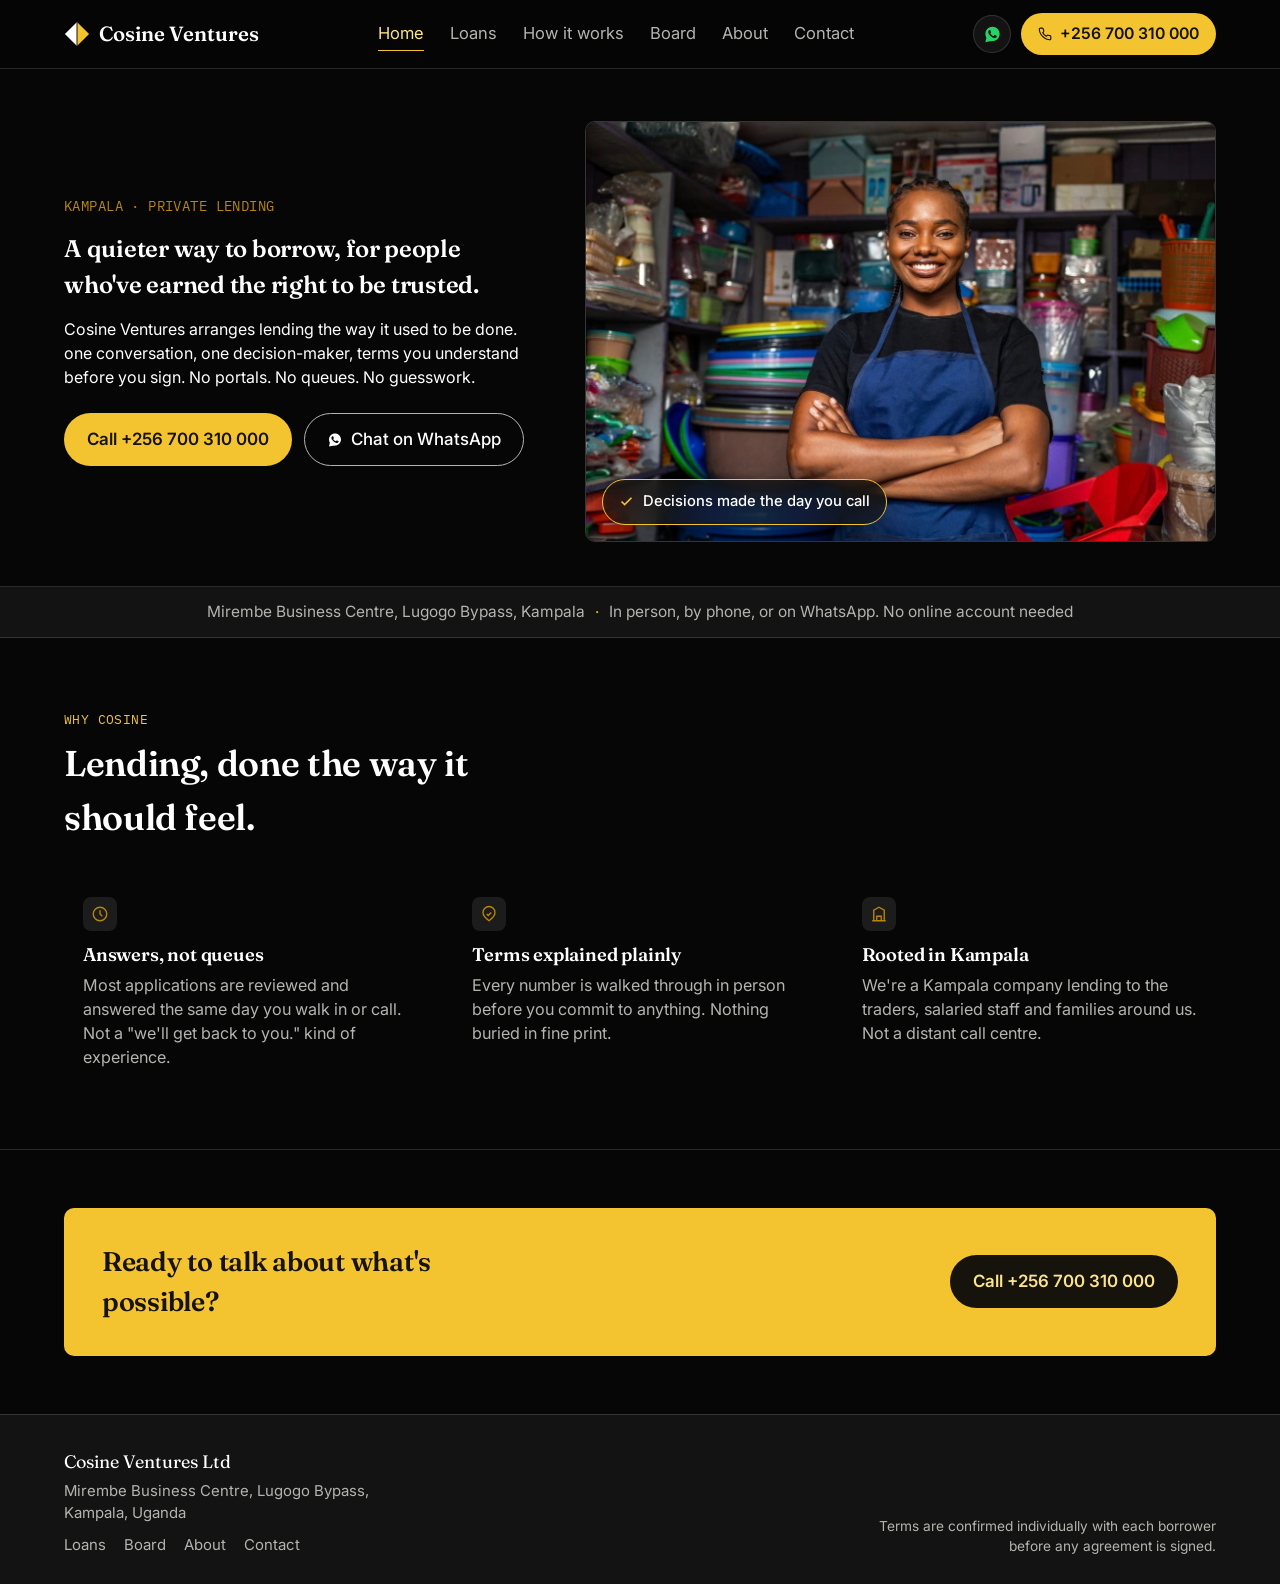
<file: index.html>
<!DOCTYPE html>
<html lang="en">
<head>
<meta charset="UTF-8">
<meta name="viewport" content="width=device-width, initial-scale=1.0">
<title>Cosine Ventures Ltd  Private Lending, Kampala</title>
<meta name="description" content="Cosine Ventures Ltd is a private lending company in Kampala, Uganda offering salary advance, trader, school fees and asset-backed loans. Call, visit, or chat on WhatsApp — no online account needed.">
<link rel="canonical" href="https://cosineventure.com/">
<meta property="og:title" content="Cosine Ventures Ltd — Private Lending, Kampala">
<meta property="og:description" content="A quieter way to borrow in Kampala — one conversation, one decision-maker, terms you understand before you sign.">
<meta property="og:type" content="website">
<meta property="og:url" content="https://cosineventure.com/">
<meta property="og:image" content="https://cosineventure.com/images/hero.jpg">
<meta property="og:site_name" content="Cosine Ventures Ltd">
<meta name="twitter:card" content="summary_large_image">
<meta name="twitter:title" content="Cosine Ventures Ltd — Private Lending, Kampala">
<meta name="twitter:description" content="A quieter way to borrow in Kampala — one conversation, one decision-maker, terms you understand before you sign.">
<meta name="twitter:image" content="https://cosineventure.com/images/hero.jpg">
<link rel="icon" href="/favicon.ico" sizes="any">
<link rel="icon" href="/favicon-32.png" type="image/png" sizes="32x32">
<link rel="apple-touch-icon" href="/apple-touch-icon.png">



<link rel="preconnect" href="https://fonts.googleapis.com">
<link rel="preconnect" href="https://fonts.gstatic.com" crossorigin>
<link href="https://fonts.googleapis.com/css2?family=Fraunces:ital,opsz,wght@0,9..144,500;0,9..144,600;0,9..144,700;1,9..144,500&family=Inter:wght@400;500;600&family=IBM+Plex+Mono:wght@400;500&display=swap" rel="stylesheet">
<link rel="stylesheet" href="styles.css">
<style>
  .hero-grid { display: grid; grid-template-columns: 0.9fr 1.2fr; gap: 48px; align-items: center; }
  .kicker { font-family: 'IBM Plex Mono', monospace; font-size: 0.78rem; color: var(--accent-deep); margin: 0 0 14px; text-transform: uppercase; letter-spacing: 0.03em; }
  .hero h1 { font-size: clamp(2.2rem, 4vw, 3.1rem); line-height: 1.05; max-width: 12.5ch; }
  .hero p.lede { margin-top: 16px; font-size: 1.06rem; color: var(--ink-soft); max-width: 44ch; }
  .hero-ctas { display: flex; gap: 12px; margin-top: 24px; flex-wrap: wrap; }
  .hero-figure { position: relative; aspect-ratio: 3/2; min-height: 260px; }
  .glass-filter-defs { position: absolute; width: 0; height: 0; overflow: hidden; }
  .liquid-glass {
    transition: transform .35s cubic-bezier(0.1,0.4,0.2,1), box-shadow .35s ease, border-color .35s ease, backdrop-filter .35s ease;
    cursor: default;
  }
  .liquid-glass:hover {
    transform: scale(1.06);
    border-color: var(--accent-soft);
    box-shadow: 0 14px 34px rgba(0,0,0,0.65), 0 0 0 1px rgba(244,196,48,0.4);
    backdrop-filter: url(#cosine-liquid-glass) blur(16px) saturate(180%);
    -webkit-backdrop-filter: blur(16px) saturate(180%);
  }
  .pillars { display: grid; grid-template-columns: repeat(3, 1fr); gap: 16px; }
  .pillar {
    padding: 18px 18px 20px; border-radius: var(--radius);
    border: 1px solid transparent;
    transition: background .2s ease, border-color .2s ease, transform .2s ease, box-shadow .2s ease, backdrop-filter .2s ease;
  }
  .pillar:hover {
    background: rgba(255,255,255,0.06);
    backdrop-filter: blur(14px) saturate(160%);
    -webkit-backdrop-filter: blur(14px) saturate(160%);
    border-color: rgba(244,196,48,0.35);
    box-shadow: var(--shadow-md);
    transform: translateY(-3px);
  }
  .pillar .ic { width: 34px; height: 34px; border-radius: 8px; background: var(--surface-2); display: flex; align-items: center; justify-content: center; margin-bottom: 10px; }
  .pillar h3 { font-size: 1.02rem; margin-bottom: 6px; }
  .pillar p { font-size: 0.9rem; color: var(--ink-soft); margin: 0; }
  .cta-banner { display: flex; align-items: center; justify-content: space-between; gap: 24px; background: var(--accent); color: #16130D; border-radius: var(--radius); padding: 34px 38px; flex-wrap: wrap; }
  .cta-banner h2 { color: #16130D; font-size: 1.5rem; max-width: 20ch; }
  .cta-banner .btn-primary { background: #16130D; color: var(--accent-soft); }
  .cta-banner .btn-primary:hover { background: #000; }
  @media (max-width: 860px) {
    .hero-grid { grid-template-columns: 1fr; }
    .hero-figure { order: -1; max-width: 460px; margin: 0 auto; }
    .pillars { grid-template-columns: 1fr 1fr; }
  }
  @media (max-width: 520px) { .pillars { grid-template-columns: 1fr; } }
</style>
<script type="application/ld+json">
{
  "@context": "https://schema.org",
  "@type": "FinancialService",
  "name": "Cosine Ventures Ltd",
  "image": "https://cosineventure.com/images/hero.jpg",
  "url": "https://cosineventure.com/",
  "telephone": "+256701186473",
  "address": {
    "@type": "PostalAddress",
    "streetAddress": "Mirembe Business Centre, Lugogo Bypass",
    "addressLocality": "Kampala",
    "addressCountry": "UG"
  },
  "openingHoursSpecification": [
    { "@type": "OpeningHoursSpecification", "dayOfWeek": ["Monday","Tuesday","Wednesday","Thursday","Friday"], "opens": "08:30", "closes": "17:30" },
    { "@type": "OpeningHoursSpecification", "dayOfWeek": ["Saturday"], "opens": "09:00", "closes": "13:00" }
  ]
}
</script>

</head>
<body>

<header>
  <div class="wrap nav-row">
    <a href="index.html" class="brand">
      <svg class="mark" viewBox="0 0 28 28" fill="none"><path d="M14 1 L27 14 L14 27 Z" fill="var(--accent)"/><path d="M14 1 L1 14 L14 27 Z" fill="var(--ink)"/><path d="M14 1 L14 27" stroke="var(--bg)" stroke-width="1"/></svg>
      Cosine Ventures
    </a>
    <nav class="links">
      <a href="index.html" aria-current="page">Home</a>
      <a href="loans.html">Loans</a>
      <a href="how-it-works.html">How it works</a>
      <a href="board.html">Board</a>
      <a href="about.html">About</a>
      <a href="contact.html">Contact</a>
    </nav>
    <div class="nav-ctas">
      <a class="whatsapp-btn" href="https://wa.me/256764828609" target="_blank" rel="noopener" aria-label="Chat on WhatsApp">
        <svg viewBox="0 0 32 32" fill="#25D366"><path d="M16.001 3C9.373 3 4 8.373 4 15.001c0 2.386.63 4.62 1.727 6.555L4 29l7.617-1.688A11.94 11.94 0 0 0 16.001 27C22.63 27 28 21.63 28 15.001 28 8.373 22.63 3 16.001 3zm6.937 17.14c-.293.824-1.45 1.508-2.375 1.703-.634.133-1.462.24-4.248-.912-3.564-1.474-5.858-5.09-6.037-5.327-.176-.238-1.44-1.918-1.44-3.66 0-1.74.9-2.596 1.222-2.951.293-.322.71-.418 1.107-.418.207 0 .414.012.6.021.192.008.45-.073.703.535.293.703.994 2.435 1.081 2.612.088.176.147.383.03.62-.117.238-.176.383-.351.588-.176.207-.37.46-.528.617-.176.176-.36.367-.155.72.207.352.918 1.514 1.968 2.451 1.352 1.207 2.492 1.582 2.844 1.758.352.176.557.147.762-.09.207-.238.879-1.023 1.117-1.375.234-.352.469-.293.79-.176.322.117 2.05.967 2.402 1.143.352.176.586.264.674.41.088.147.088.85-.207 1.673z"/></svg>
      </a>
      <a class="call-pill" href="tel:+256700310000">
        <svg width="14" height="14" viewBox="0 0 24 24" fill="none" stroke="currentColor" stroke-width="2"><path d="M22 16.92v3a2 2 0 0 1-2.18 2 19.79 19.79 0 0 1-8.63-3.07 19.5 19.5 0 0 1-6-6 19.79 19.79 0 0 1-3.07-8.67A2 2 0 0 1 4.11 2h3a2 2 0 0 1 2 1.72c.127.96.361 1.903.7 2.81a2 2 0 0 1-.45 2.11L8.09 9.91a16 16 0 0 0 6 6l1.27-1.27a2 2 0 0 1 2.11-.45c.907.339 1.85.573 2.81.7A2 2 0 0 1 22 16.92z"/></svg>
        <span class="call-text">+256 700 310 000</span>
      </a>
    </div>
    <button class="menu-toggle" aria-label="Toggle menu" aria-expanded="false">
      <svg class="icon-open" width="20" height="20" viewBox="0 0 24 24" fill="none" stroke="currentColor" stroke-width="2" stroke-linecap="round"><line x1="3" y1="6" x2="21" y2="6"/><line x1="3" y1="12" x2="21" y2="12"/><line x1="3" y1="18" x2="21" y2="18"/></svg>
      <svg class="icon-close" width="20" height="20" viewBox="0 0 24 24" fill="none" stroke="currentColor" stroke-width="2" stroke-linecap="round"><line x1="6" y1="6" x2="18" y2="18"/><line x1="18" y1="6" x2="6" y2="18"/></svg>
    </button>
  </div>
</header>

<main>

  <section class="page-hero">
    <div class="wrap hero-grid">
      <div>
        <p class="kicker">Kampala · Private lending</p>
        <h1 class="hero">A quieter way to borrow, for people who've earned the right to be trusted.</h1>
        <p class="lede">Cosine Ventures arranges lending the way it used to be done. one conversation, one decision-maker, terms you understand before you sign. No portals. No queues. No guesswork.</p>
        <div class="hero-ctas">
          <a href="tel:+256700310000" class="btn btn-primary">Call +256 700 310 000</a>
          <a href="https://wa.me/256764828609" target="_blank" rel="noopener" class="btn btn-ghost">
            <svg width="16" height="16" viewBox="0 0 32 32" fill="currentColor"><path d="M16.001 3C9.373 3 4 8.373 4 15.001c0 2.386.63 4.62 1.727 6.555L4 29l7.617-1.688A11.94 11.94 0 0 0 16.001 27C22.63 27 28 21.63 28 15.001 28 8.373 22.63 3 16.001 3zm6.937 17.14c-.293.824-1.45 1.508-2.375 1.703-.634.133-1.462.24-4.248-.912-3.564-1.474-5.858-5.09-6.037-5.327-.176-.238-1.44-1.918-1.44-3.66 0-1.74.9-2.596 1.222-2.951.293-.322.71-.418 1.107-.418.207 0 .414.012.6.021.192.008.45-.073.703.535.293.703.994 2.435 1.081 2.612.088.176.147.383.03.62-.117.238-.176.383-.351.588-.176.207-.37.46-.528.617-.176.176-.36.367-.155.72.207.352.918 1.514 1.968 2.451 1.352 1.207 2.492 1.582 2.844 1.758.352.176.557.147.762-.09.207-.238.879-1.023 1.117-1.375.234-.352.469-.293.79-.176.322.117 2.05.967 2.402 1.143.352.176.586.264.674.41.088.147.088.85-.207 1.673z"/></svg>
            Chat on WhatsApp
          </a>
        </div>
      </div>
      <div class="hero-figure photo">
        <svg class="fallback-art" viewBox="0 0 400 500" preserveAspectRatio="xMidYMax slice" xmlns="http://www.w3.org/2000/svg">
          <rect width="400" height="500" fill="#0B0A08"/>
          <path d="M0 500 L0 320 Q100 260 210 300 Q300 332 400 250 L400 500 Z" fill="#1F1A12"/>
          <path d="M140 500 V360 Q140 258 220 258 Q298 258 298 360 V500 Z" fill="#6B4A28"/>
          <circle cx="220" cy="188" r="58" fill="#6B4A28"/>
          <path d="M164 172 Q164 126 220 126 Q276 126 276 172 V186 Q220 202 164 186 Z" fill="#0B0A08"/>
          <rect x="192" y="225" width="56" height="32" rx="10" fill="#6B4A28"/>
          <path d="M300 500 V430 Q300 330 220 330 Q170 330 150 360" stroke="#F4C430" stroke-width="1" fill="none" opacity="0.4"/>
        </svg>
        <img class="real" src="images/hero.jpg" alt="A Cosine Ventures client in a consultation" onerror="this.style.display='none'">
        <div class="photo-caption liquid-glass">
          <svg viewBox="0 0 24 24" fill="none" stroke="var(--accent)" stroke-width="2.6"><path d="M20 6 9 17l-5-5"/></svg>
          Decisions made the day you call
        </div>
      </div>

      <svg class="glass-filter-defs" aria-hidden="true">
        <defs>
          <filter id="cosine-liquid-glass" x="-20%" y="-20%" width="140%" height="140%" colorInterpolationFilters="sRGB">
            <feTurbulence type="fractalNoise" baseFrequency="0.012 0.02" numOctaves="1" seed="4" result="turbulence"/>
            <feGaussianBlur in="turbulence" stdDeviation="2" result="blurredNoise"/>
            <feDisplacementMap in="SourceGraphic" in2="blurredNoise" scale="18" xChannelSelector="R" yChannelSelector="B"/>
          </filter>
        </defs>
      </svg>
    </div>
  </section>

  <div class="strip">
    <div class="wrap">
      <span>Mirembe Business Centre, Lugogo Bypass, Kampala</span>
      <span class="dot">·</span>
      <span>In person, by phone, or on WhatsApp. No online account needed</span>
    </div>
  </div>

  <section class="block">
    <div class="wrap">
      <div class="block-head">
        <div><p class="eyebrow">Why Cosine</p><h2>Lending, done the way it should feel.</h2></div>
      </div>
      <div class="pillars">
        <div class="pillar">
          <div class="ic"><svg width="18" height="18" viewBox="0 0 24 24" fill="none" stroke="var(--accent-deep)" stroke-width="1.8"><circle cx="12" cy="12" r="9"/><path d="M12 7v5l3 3"/></svg></div>
          <h3>Answers, not queues</h3>
          <p>Most applications are reviewed and answered the same day you walk in or call. Not a "we'll get back to you." kind of experience.</p>
        </div>
        <div class="pillar">
          <div class="ic"><svg width="18" height="18" viewBox="0 0 24 24" fill="none" stroke="var(--accent-deep)" stroke-width="1.8"><path d="M12 21c4-3 8-6.5 8-11a8 8 0 1 0-16 0c0 4.5 4 8 8 11z"/><path d="M9 12l2 2 4-4"/></svg></div>
          <h3>Terms explained plainly</h3>
          <p>Every number is walked through in person before you commit to anything. Nothing buried in fine print.</p>
        </div>
        <div class="pillar">
          <div class="ic"><svg width="18" height="18" viewBox="0 0 24 24" fill="none" stroke="var(--accent-deep)" stroke-width="1.8"><path d="M3 21h18M5 21V7l7-4 7 4v14M9 21v-6h6v6"/></svg></div>
          <h3>Rooted in Kampala</h3>
          <p>We're a Kampala company lending to the traders, salaried staff and families around us. Not a distant call centre.</p>
        </div>
      </div>
    </div>
  </section>

  <section class="block" style="border-bottom:none;">
    <div class="wrap">
      <div class="cta-banner">
        <h2>Ready to talk about what's possible?</h2>
        <a href="tel:+256700310000" class="btn btn-primary">Call +256 700 310 000</a>
      </div>
    </div>
  </section>

</main>

<footer>
  <div class="wrap foot-grid">
    <div>
      <div class="foot-brand">Cosine Ventures Ltd</div>
      <div class="foot-addr">Mirembe Business Centre, Lugogo Bypass, Kampala, Uganda</div>
      <div class="foot-links"><a href="loans.html">Loans</a><a href="board.html">Board</a><a href="about.html">About</a><a href="contact.html">Contact</a></div>
    </div>
    <div class="foot-note">Terms are confirmed individually with each borrower before any agreement is signed.</div>
  </div>
</footer>

<script src="script.js" defer></script>
</body>
</html>
</file>
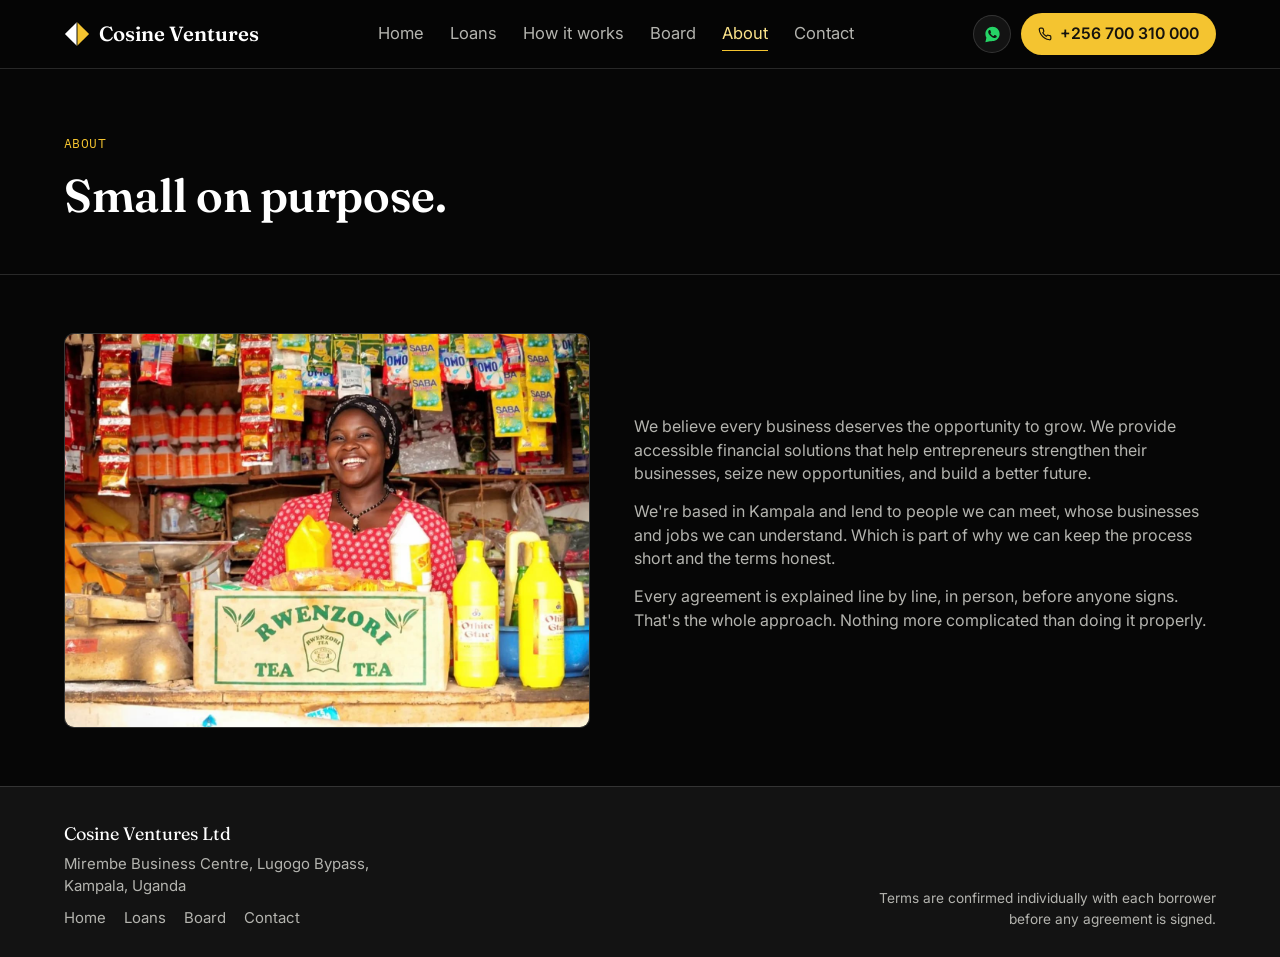
<file: about.html>
<!DOCTYPE html>
<html lang="en">
<head>
<meta charset="UTF-8">
<meta name="viewport" content="width=device-width, initial-scale=1.0">
<title>About  Cosine Ventures Ltd</title>
<meta name="description" content="Cosine Ventures Ltd is a small, Kampala-based lending company built on in-person conversations and honest terms — not a call centre.">
<link rel="canonical" href="https://cosineventure.com/about.html">
<meta property="og:title" content="About — Cosine Ventures Ltd">
<meta property="og:description" content="Small on purpose — a lending company you can actually meet.">
<meta property="og:type" content="website">
<meta property="og:url" content="https://cosineventure.com/about.html">
<meta property="og:image" content="https://cosineventure.com/images/about.jpg">
<meta property="og:site_name" content="Cosine Ventures Ltd">
<meta name="twitter:card" content="summary_large_image">
<meta name="twitter:title" content="About — Cosine Ventures Ltd">
<meta name="twitter:description" content="Small on purpose — a lending company you can actually meet.">
<meta name="twitter:image" content="https://cosineventure.com/images/about.jpg">
<link rel="icon" href="/favicon.ico" sizes="any">
<link rel="icon" href="/favicon-32.png" type="image/png" sizes="32x32">
<link rel="apple-touch-icon" href="/apple-touch-icon.png">


<link rel="preconnect" href="https://fonts.googleapis.com">
<link rel="preconnect" href="https://fonts.gstatic.com" crossorigin>
<link href="https://fonts.googleapis.com/css2?family=Fraunces:ital,opsz,wght@0,9..144,500;0,9..144,600;0,9..144,700;1,9..144,500&family=Inter:wght@400;500;600&family=IBM+Plex+Mono:wght@400;500&display=swap" rel="stylesheet">
<link rel="stylesheet" href="styles.css">
<style>
  .page-hero h1 { font-size: clamp(2rem, 3.6vw, 2.7rem); max-width: 16ch; }
  .about-grid { display: grid; grid-template-columns: 0.95fr 1.05fr; gap: 44px; align-items: center; }
  .about-photo { aspect-ratio: 4/3; min-height: 240px; }
  .about-copy p { color: var(--ink-soft); margin: 0 0 14px; }
  @media (max-width: 860px) { .about-grid { grid-template-columns: 1fr; } .about-photo { order: -1; max-width: 340px; margin: 0 auto; } }
</style>
</head>
<body>

<header>
  <div class="wrap nav-row">
    <a href="index.html" class="brand">
      <svg class="mark" viewBox="0 0 28 28" fill="none"><path d="M14 1 L27 14 L14 27 Z" fill="var(--accent)"/><path d="M14 1 L1 14 L14 27 Z" fill="var(--ink)"/><path d="M14 1 L14 27" stroke="var(--bg)" stroke-width="1"/></svg>
      Cosine Ventures
    </a>
    <nav class="links">
      <a href="index.html">Home</a>
      <a href="loans.html">Loans</a>
      <a href="how-it-works.html">How it works</a>
      <a href="board.html">Board</a>
      <a href="about.html" aria-current="page">About</a>
      <a href="contact.html">Contact</a>
    </nav>
    <div class="nav-ctas">
      <a class="whatsapp-btn" href="https://wa.me/256764828609" target="_blank" rel="noopener" aria-label="Chat on WhatsApp">
        <svg viewBox="0 0 32 32" fill="#25D366"><path d="M16.001 3C9.373 3 4 8.373 4 15.001c0 2.386.63 4.62 1.727 6.555L4 29l7.617-1.688A11.94 11.94 0 0 0 16.001 27C22.63 27 28 21.63 28 15.001 28 8.373 22.63 3 16.001 3zm6.937 17.14c-.293.824-1.45 1.508-2.375 1.703-.634.133-1.462.24-4.248-.912-3.564-1.474-5.858-5.09-6.037-5.327-.176-.238-1.44-1.918-1.44-3.66 0-1.74.9-2.596 1.222-2.951.293-.322.71-.418 1.107-.418.207 0 .414.012.6.021.192.008.45-.073.703.535.293.703.994 2.435 1.081 2.612.088.176.147.383.03.62-.117.238-.176.383-.351.588-.176.207-.37.46-.528.617-.176.176-.36.367-.155.72.207.352.918 1.514 1.968 2.451 1.352 1.207 2.492 1.582 2.844 1.758.352.176.557.147.762-.09.207-.238.879-1.023 1.117-1.375.234-.352.469-.293.79-.176.322.117 2.05.967 2.402 1.143.352.176.586.264.674.41.088.147.088.85-.207 1.673z"/></svg>
      </a>
      <a class="call-pill" href="tel:+256700310000">
        <svg width="14" height="14" viewBox="0 0 24 24" fill="none" stroke="currentColor" stroke-width="2"><path d="M22 16.92v3a2 2 0 0 1-2.18 2 19.79 19.79 0 0 1-8.63-3.07 19.5 19.5 0 0 1-6-6 19.79 19.79 0 0 1-3.07-8.67A2 2 0 0 1 4.11 2h3a2 2 0 0 1 2 1.72c.127.96.361 1.903.7 2.81a2 2 0 0 1-.45 2.11L8.09 9.91a16 16 0 0 0 6 6l1.27-1.27a2 2 0 0 1 2.11-.45c.907.339 1.85.573 2.81.7A2 2 0 0 1 22 16.92z"/></svg>
        <span class="call-text">+256 700 310 000</span>
      </a>
    </div>
    <button class="menu-toggle" aria-label="Toggle menu" aria-expanded="false">
      <svg class="icon-open" width="20" height="20" viewBox="0 0 24 24" fill="none" stroke="currentColor" stroke-width="2" stroke-linecap="round"><line x1="3" y1="6" x2="21" y2="6"/><line x1="3" y1="12" x2="21" y2="12"/><line x1="3" y1="18" x2="21" y2="18"/></svg>
      <svg class="icon-close" width="20" height="20" viewBox="0 0 24 24" fill="none" stroke="currentColor" stroke-width="2" stroke-linecap="round"><line x1="6" y1="6" x2="18" y2="18"/><line x1="18" y1="6" x2="6" y2="18"/></svg>
    </button>
  </div>
</header>

<main>
  <section class="page-hero">
    <div class="wrap">
      <p class="eyebrow">About</p>
      <h1>Small on purpose.</h1>
    </div>
  </section>

  <section class="block" style="border-bottom:none;">
    <div class="wrap about-grid">
      <div class="photo about-photo">
        <svg class="fallback-art" viewBox="0 0 400 300" preserveAspectRatio="xMidYMid slice" xmlns="http://www.w3.org/2000/svg">
          <rect width="400" height="300" fill="#0B0A08"/>
          <path d="M0 300 V210 Q120 170 220 205 Q320 238 400 190 V300 Z" fill="#1F1A12"/>
          <rect x="150" y="60" width="100" height="130" rx="4" fill="#6B4A28"/>
          <rect x="164" y="76" width="72" height="10" fill="#0B0A08" opacity="0.4"/>
          <rect x="164" y="94" width="52" height="10" fill="#0B0A08" opacity="0.4"/>
        </svg>
        <img class="real" src="images/about.jpg" alt="Cosine Ventures office" onerror="this.style.display='none'">
      </div>
      <div class="about-copy">
        <p>We believe every business deserves the opportunity to grow. We provide accessible financial solutions that help entrepreneurs strengthen their businesses, seize new opportunities, and build a better future.</p>
        <p>We're based in Kampala and lend to people we can meet, whose businesses and jobs we can understand. Which is part of why we can keep the process short and the terms honest.</p>
        <p>Every agreement is explained line by line, in person, before anyone signs. That's the whole approach. Nothing more complicated than doing it properly.</p>
      </div>
    </div>
  </section>
</main>

<footer>
  <div class="wrap foot-grid">
    <div>
      <div class="foot-brand">Cosine Ventures Ltd</div>
      <div class="foot-addr">Mirembe Business Centre, Lugogo Bypass, Kampala, Uganda</div>
      <div class="foot-links"><a href="index.html">Home</a><a href="loans.html">Loans</a><a href="board.html">Board</a><a href="contact.html">Contact</a></div>
    </div>
    <div class="foot-note">Terms are confirmed individually with each borrower before any agreement is signed.</div>
  </div>
</footer>

<script src="script.js" defer></script>
</body>
</html>
</file>
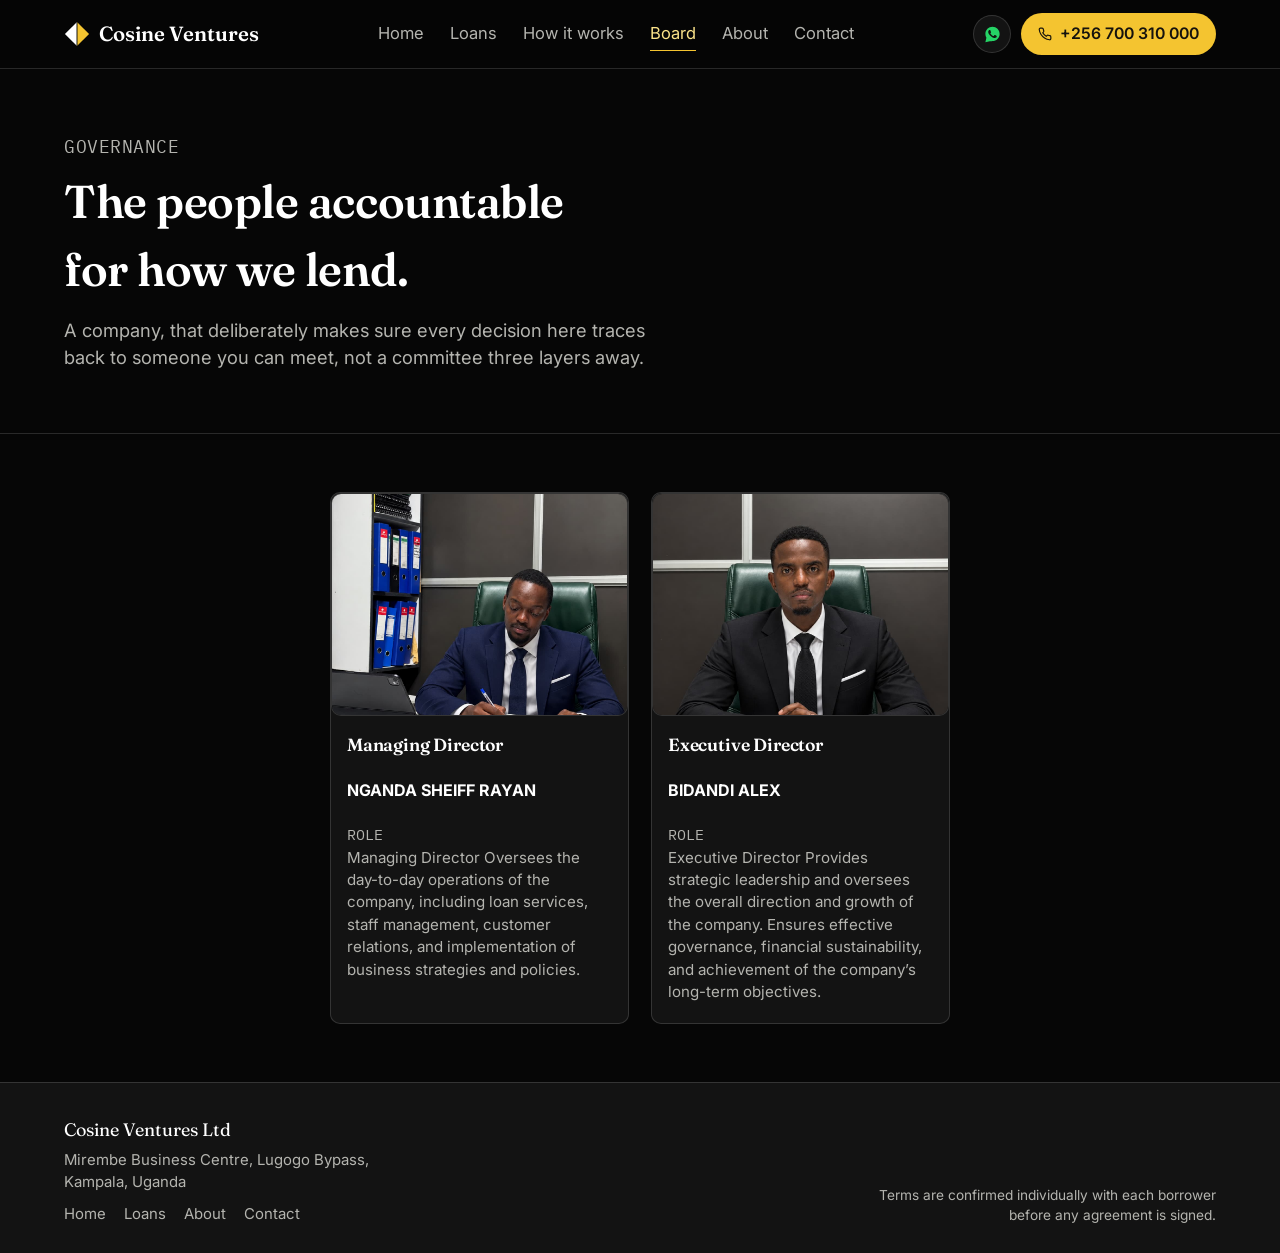
<file: board.html>
<!DOCTYPE html>
<html lang="en">
<head>
<meta charset="UTF-8">
<meta name="viewport" content="width=device-width, initial-scale=1.0">
<title>Board  Cosine Ventures Ltd</title>
<meta name="description" content="Meet the board of Cosine Ventures Ltd, a Kampala-based private lending company.">
<link rel="canonical" href="https://cosineventure.com/board.html">
<meta property="og:title" content="Board — Cosine Ventures Ltd">
<meta property="og:description" content="The people accountable for how we lend.">
<meta property="og:type" content="website">
<meta property="og:url" content="https://cosineventure.com/board.html">
<meta property="og:image" content="https://cosineventure.com/images/hero.jpg">
<meta property="og:site_name" content="Cosine Ventures Ltd">
<meta name="twitter:card" content="summary_large_image">
<meta name="twitter:title" content="Board — Cosine Ventures Ltd">
<meta name="twitter:description" content="The people accountable for how we lend.">
<meta name="twitter:image" content="https://cosineventure.com/images/hero.jpg">
<link rel="icon" href="/favicon.ico" sizes="any">
<link rel="icon" href="/favicon-32.png" type="image/png" sizes="32x32">
<link rel="apple-touch-icon" href="/apple-touch-icon.png">


<link rel="preconnect" href="https://fonts.googleapis.com">
<link rel="preconnect" href="https://fonts.gstatic.com" crossorigin>
<link href="https://fonts.googleapis.com/css2?family=Fraunces:ital,opsz,wght@0,9..144,500;0,9..144,600;0,9..144,700;1,9..144,500&family=Inter:wght@400;500;600&family=IBM+Plex+Mono:wght@400;500&display=swap" rel="stylesheet">
<link rel="stylesheet" href="styles.css">
<style>
  .page-hero h1 { font-size: clamp(2rem, 3.6vw, 2.7rem); max-width: 18ch; }
  .page-hero p { color: var(--ink-soft); max-width: 52ch; margin-top: 12px; font-size: 1.02rem; }
  .board-grid { display: grid; grid-template-columns: repeat(2, 1fr); gap: 22px; max-width: 620px; margin: 0 auto; }
  .board-card { background: var(--surface); border: 1px solid var(--line); border-radius: var(--radius); overflow: hidden; transition: transform .16s ease, box-shadow .16s ease; }
  .board-card:hover { transform: translateY(-3px); box-shadow: var(--shadow-md); }
  .board-photo { aspect-ratio: 4/3; min-height: 160px; }
  .board-body { padding: 16px 16px 20px; }
  .board-card h3 { font-size: 0.98rem; margin-bottom: 2px; }
  .board-role { font-family: 'IBM Plex Mono', monospace; font-size: 0.72rem; color: var(--accent-deep); margin-bottom: 8px; }
  .board-card p { font-size: 0.84rem; color: var(--ink-soft); margin: 0; }
  .board-placeholder { border: 1px dashed var(--line); border-radius: var(--radius); padding: 18px; text-align: center; color: var(--ink-soft); font-size: 0.84rem; display: flex; align-items: center; justify-content: center; }
  @media (max-width: 860px) { .board-grid { max-width: 340px; } }
  @media (max-width: 520px) { .board-grid { grid-template-columns: 1fr; max-width: 300px; } }
</style>
</head>
<body>

<header>
  <div class="wrap nav-row">
    <a href="index.html" class="brand">
      <svg class="mark" viewBox="0 0 28 28" fill="none"><path d="M14 1 L27 14 L14 27 Z" fill="var(--accent)"/><path d="M14 1 L1 14 L14 27 Z" fill="var(--ink)"/><path d="M14 1 L14 27" stroke="var(--bg)" stroke-width="1"/></svg>
      Cosine Ventures
    </a>
    <nav class="links">
      <a href="index.html">Home</a>
      <a href="loans.html">Loans</a>
      <a href="how-it-works.html">How it works</a>
      <a href="board.html" aria-current="page">Board</a>
      <a href="about.html">About</a>
      <a href="contact.html">Contact</a>
    </nav>
    <div class="nav-ctas">
      <a class="whatsapp-btn" href="https://wa.me/256764828609" target="_blank" rel="noopener" aria-label="Chat on WhatsApp">
        <svg viewBox="0 0 32 32" fill="#25D366"><path d="M16.001 3C9.373 3 4 8.373 4 15.001c0 2.386.63 4.62 1.727 6.555L4 29l7.617-1.688A11.94 11.94 0 0 0 16.001 27C22.63 27 28 21.63 28 15.001 28 8.373 22.63 3 16.001 3zm6.937 17.14c-.293.824-1.45 1.508-2.375 1.703-.634.133-1.462.24-4.248-.912-3.564-1.474-5.858-5.09-6.037-5.327-.176-.238-1.44-1.918-1.44-3.66 0-1.74.9-2.596 1.222-2.951.293-.322.71-.418 1.107-.418.207 0 .414.012.6.021.192.008.45-.073.703.535.293.703.994 2.435 1.081 2.612.088.176.147.383.03.62-.117.238-.176.383-.351.588-.176.207-.37.46-.528.617-.176.176-.36.367-.155.72.207.352.918 1.514 1.968 2.451 1.352 1.207 2.492 1.582 2.844 1.758.352.176.557.147.762-.09.207-.238.879-1.023 1.117-1.375.234-.352.469-.293.79-.176.322.117 2.05.967 2.402 1.143.352.176.586.264.674.41.088.147.088.85-.207 1.673z"/></svg>
      </a>
      <a class="call-pill" href="tel:+256700310000">
        <svg width="14" height="14" viewBox="0 0 24 24" fill="none" stroke="currentColor" stroke-width="2"><path d="M22 16.92v3a2 2 0 0 1-2.18 2 19.79 19.79 0 0 1-8.63-3.07 19.5 19.5 0 0 1-6-6 19.79 19.79 0 0 1-3.07-8.67A2 2 0 0 1 4.11 2h3a2 2 0 0 1 2 1.72c.127.96.361 1.903.7 2.81a2 2 0 0 1-.45 2.11L8.09 9.91a16 16 0 0 0 6 6l1.27-1.27a2 2 0 0 1 2.11-.45c.907.339 1.85.573 2.81.7A2 2 0 0 1 22 16.92z"/></svg>
        <span class="call-text">+256 700 310 000</span>
      </a>
    </div>
    <button class="menu-toggle" aria-label="Toggle menu" aria-expanded="false">
      <svg class="icon-open" width="20" height="20" viewBox="0 0 24 24" fill="none" stroke="currentColor" stroke-width="2" stroke-linecap="round"><line x1="3" y1="6" x2="21" y2="6"/><line x1="3" y1="12" x2="21" y2="12"/><line x1="3" y1="18" x2="21" y2="18"/></svg>
      <svg class="icon-close" width="20" height="20" viewBox="0 0 24 24" fill="none" stroke="currentColor" stroke-width="2" stroke-linecap="round"><line x1="6" y1="6" x2="18" y2="18"/><line x1="18" y1="6" x2="6" y2="18"/></svg>
    </button>
  </div>
</header>

<main>
  <section class="page-hero">
    <div class="wrap">
      <p class="eyebrow">Governance</p>
      <h1>The people accountable for how we lend.</h1>
      <p>A  company, that deliberately makes sure every decision here traces back to someone you can meet, not a committee three layers away.</p>
    </div>
  </section>

  <section class="block" style="border-bottom:none;">
    <div class="wrap">
      <div class="board-grid">
        <div class="board-card">
          <div class="photo board-photo">
            <svg class="fallback-art" viewBox="0 0 200 200" xmlns="http://www.w3.org/2000/svg">
              <rect width="200" height="200" fill="#0B0A08"/>
              <circle cx="100" cy="86" r="34" fill="#6B4A28"/>
              <path d="M46 200 V172 Q46 130 100 130 Q154 130 154 172 V200 Z" fill="#6B4A28"/>
            </svg>
            <img class="real" src="images/board-1.jpg" alt="Managing Director portrait" onerror="this.style.display='none'">
          </div>
          <div class="board-body"><h3>Managing Director</h3><h4> NGANDA SHEIFF RAYAN</h4><p class="board-role">ROLE</p><p>Managing Director

Oversees the day-to-day operations of the company, including loan services, staff management, customer relations, and implementation of business strategies and policies.</p></div>
        </div>
        <div class="board-card">
          <div class="photo board-photo">
            <svg class="fallback-art" viewBox="0 0 200 200" xmlns="http://www.w3.org/2000/svg">
              <rect width="200" height="200" fill="#0B0A08"/>
              <circle cx="100" cy="86" r="34" fill="#6B4A28"/>
              <path d="M46 200 V172 Q46 130 100 130 Q154 130 154 172 V200 Z" fill="#6B4A28"/>
            </svg>
            <img class="real" src="images/board-2.jpg" alt="Executive Director portrait" onerror="this.style.display='none'">
          </div>
          <div class="board-body"><h3>Executive Director</h3><h4>BIDANDI ALEX</h4><p class="board-role">ROLE</p><p>Executive Director

Provides strategic leadership and oversees the overall direction and growth of the company. Ensures effective governance, financial sustainability, and achievement of the company’s long-term objectives.</p></div>
        </div>
      </div>
    </div>
  </section>
</main>

<footer>
  <div class="wrap foot-grid">
    <div>
      <div class="foot-brand">Cosine Ventures Ltd</div>
      <div class="foot-addr">Mirembe Business Centre, Lugogo Bypass, Kampala, Uganda</div>
      <div class="foot-links"><a href="index.html">Home</a><a href="loans.html">Loans</a><a href="about.html">About</a><a href="contact.html">Contact</a></div>
    </div>
    <div class="foot-note">Terms are confirmed individually with each borrower before any agreement is signed.</div>
  </div>
</footer>

<script src="script.js" defer></script>
</body>
</html>
</file>
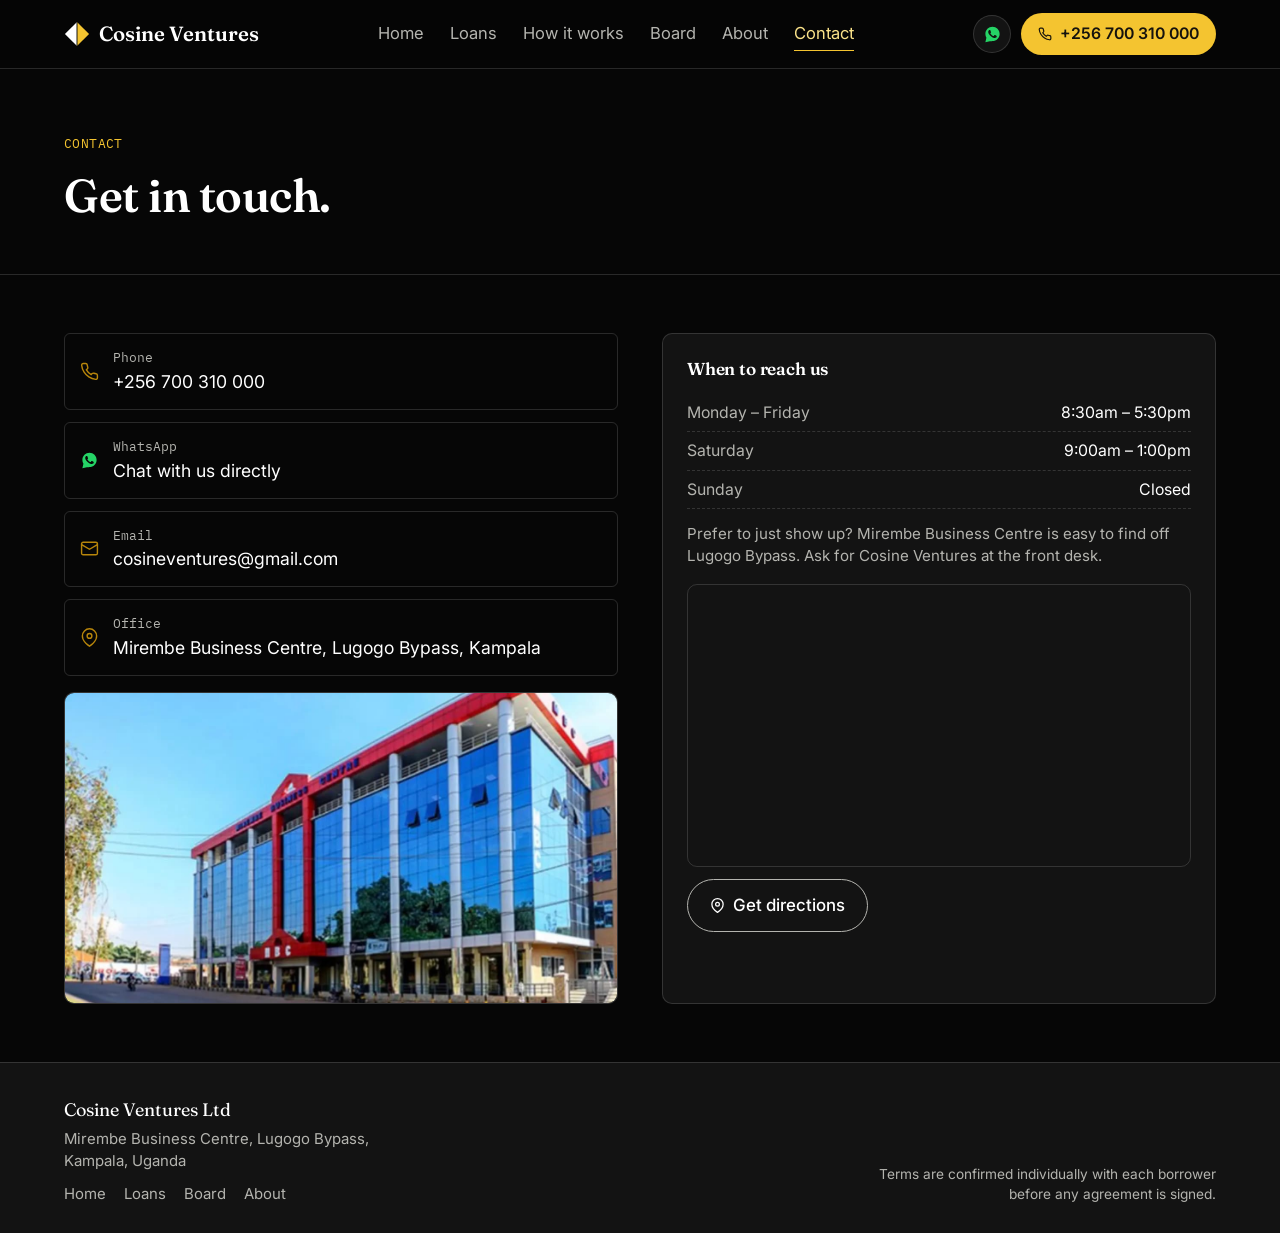
<file: contact.html>
<!DOCTYPE html>
<html lang="en">
<head>
<meta charset="UTF-8">
<meta name="viewport" content="width=device-width, initial-scale=1.0">
<title>Contact  Cosine Ventures Ltd</title>
<meta name="description" content="Contact Cosine Ventures Ltd at Mirembe Business Centre, Lugogo Bypass, Kampala. Call, WhatsApp, or visit — find directions and opening hours.">
<link rel="canonical" href="https://cosineventure.com/contact.html">
<meta property="og:title" content="Contact — Cosine Ventures Ltd">
<meta property="og:description" content="Get in touch — call, WhatsApp, or find us at Mirembe Business Centre, Lugogo Bypass, Kampala.">
<meta property="og:type" content="website">
<meta property="og:url" content="https://cosineventure.com/contact.html">
<meta property="og:image" content="https://cosineventure.com/images/office.jpg">
<meta property="og:site_name" content="Cosine Ventures Ltd">
<meta name="twitter:card" content="summary_large_image">
<meta name="twitter:title" content="Contact — Cosine Ventures Ltd">
<meta name="twitter:description" content="Get in touch — call, WhatsApp, or find us at Mirembe Business Centre, Lugogo Bypass, Kampala.">
<meta name="twitter:image" content="https://cosineventure.com/images/office.jpg">
<link rel="icon" href="/favicon.ico" sizes="any">
<link rel="icon" href="/favicon-32.png" type="image/png" sizes="32x32">
<link rel="apple-touch-icon" href="/apple-touch-icon.png">


<link rel="preconnect" href="https://fonts.googleapis.com">
<link rel="preconnect" href="https://fonts.gstatic.com" crossorigin>
<link href="https://fonts.googleapis.com/css2?family=Fraunces:ital,opsz,wght@0,9..144,500;0,9..144,600;0,9..144,700;1,9..144,500&family=Inter:wght@400;500;600&family=IBM+Plex+Mono:wght@400;500&display=swap" rel="stylesheet">
<link rel="stylesheet" href="styles.css">
<style>
  .page-hero h1 { font-size: clamp(2rem, 3.6vw, 2.7rem); max-width: 14ch; }
  .contact-grid { display: grid; grid-template-columns: 1fr 1fr; gap: 44px; }
.contact-grid > * { min-width: 0; }
  .contact-list { list-style: none; margin: 0; padding: 0; display: flex; flex-direction: column; gap: 12px; }
  .contact-list li { display: flex; gap: 14px; align-items: center; padding: 14px 15px; border: 1px solid var(--line); border-radius: var(--radius-sm); transition: border-color .15s ease; }
  .contact-list li:hover { border-color: var(--accent); }
  .contact-list .ic { flex: none; width: 19px; height: 19px; color: var(--accent-deep); }
  .contact-list a { text-decoration: none; }
  .contact-list a:hover { color: var(--accent-deep); }
  .contact-list .lbl { font-family: 'IBM Plex Mono', monospace; font-size: 0.7rem; color: var(--ink-soft); display: block; margin-bottom: 2px; }
  .contact-list .val { font-size: 0.98rem; }
  .hours-card { background: var(--surface); border: 1px solid var(--line); border-radius: var(--radius); padding: 22px 24px; }
  .hours-card h3 { font-size: 0.96rem; margin-bottom: 12px; }
  .hours-row { display: flex; justify-content: space-between; padding: 7px 0; border-bottom: 1px dashed var(--line); font-size: 0.88rem; }
  .hours-row:last-child { border-bottom: none; }
  .hours-row .d { color: var(--ink-soft); }
  .office-photo { aspect-ratio: 16/9; min-height: 200px; margin-top: 16px; }
  .map-embed { aspect-ratio: 16/9; min-height: 220px; margin-top: 16px; max-width: 100%; border-radius: var(--radius); overflow: hidden; border: 1px solid var(--line); filter: grayscale(0.3) contrast(1.05); }
  .map-embed iframe { width: 100%; height: 100%; display: block; border: 0; }
  .directions-link { display: inline-flex; align-items: center; gap: 8px; margin-top: 12px; }
  @media (max-width: 860px) { .contact-grid { grid-template-columns: 1fr; } }
</style>
</head>
<body>

<header>
  <div class="wrap nav-row">
    <a href="index.html" class="brand">
      <svg class="mark" viewBox="0 0 28 28" fill="none"><path d="M14 1 L27 14 L14 27 Z" fill="var(--accent)"/><path d="M14 1 L1 14 L14 27 Z" fill="var(--ink)"/><path d="M14 1 L14 27" stroke="var(--bg)" stroke-width="1"/></svg>
      Cosine Ventures
    </a>
    <nav class="links">
      <a href="index.html">Home</a>
      <a href="loans.html">Loans</a>
      <a href="how-it-works.html">How it works</a>
      <a href="board.html">Board</a>
      <a href="about.html">About</a>
      <a href="contact.html" aria-current="page">Contact</a>
    </nav>
    <div class="nav-ctas">
      <a class="whatsapp-btn" href="https://wa.me/256764828609" target="_blank" rel="noopener" aria-label="Chat on WhatsApp">
        <svg viewBox="0 0 32 32" fill="#25D366"><path d="M16.001 3C9.373 3 4 8.373 4 15.001c0 2.386.63 4.62 1.727 6.555L4 29l7.617-1.688A11.94 11.94 0 0 0 16.001 27C22.63 27 28 21.63 28 15.001 28 8.373 22.63 3 16.001 3zm6.937 17.14c-.293.824-1.45 1.508-2.375 1.703-.634.133-1.462.24-4.248-.912-3.564-1.474-5.858-5.09-6.037-5.327-.176-.238-1.44-1.918-1.44-3.66 0-1.74.9-2.596 1.222-2.951.293-.322.71-.418 1.107-.418.207 0 .414.012.6.021.192.008.45-.073.703.535.293.703.994 2.435 1.081 2.612.088.176.147.383.03.62-.117.238-.176.383-.351.588-.176.207-.37.46-.528.617-.176.176-.36.367-.155.72.207.352.918 1.514 1.968 2.451 1.352 1.207 2.492 1.582 2.844 1.758.352.176.557.147.762-.09.207-.238.879-1.023 1.117-1.375.234-.352.469-.293.79-.176.322.117 2.05.967 2.402 1.143.352.176.586.264.674.41.088.147.088.85-.207 1.673z"/></svg>
      </a>
      <a class="call-pill" href="tel:+256700310000">
        <svg width="14" height="14" viewBox="0 0 24 24" fill="none" stroke="currentColor" stroke-width="2"><path d="M22 16.92v3a2 2 0 0 1-2.18 2 19.79 19.79 0 0 1-8.63-3.07 19.5 19.5 0 0 1-6-6 19.79 19.79 0 0 1-3.07-8.67A2 2 0 0 1 4.11 2h3a2 2 0 0 1 2 1.72c.127.96.361 1.903.7 2.81a2 2 0 0 1-.45 2.11L8.09 9.91a16 16 0 0 0 6 6l1.27-1.27a2 2 0 0 1 2.11-.45c.907.339 1.85.573 2.81.7A2 2 0 0 1 22 16.92z"/></svg>
        <span class="call-text">+256 700 310 000</span>
      </a>
    </div>
    <button class="menu-toggle" aria-label="Toggle menu" aria-expanded="false">
      <svg class="icon-open" width="20" height="20" viewBox="0 0 24 24" fill="none" stroke="currentColor" stroke-width="2" stroke-linecap="round"><line x1="3" y1="6" x2="21" y2="6"/><line x1="3" y1="12" x2="21" y2="12"/><line x1="3" y1="18" x2="21" y2="18"/></svg>
      <svg class="icon-close" width="20" height="20" viewBox="0 0 24 24" fill="none" stroke="currentColor" stroke-width="2" stroke-linecap="round"><line x1="6" y1="6" x2="18" y2="18"/><line x1="18" y1="6" x2="6" y2="18"/></svg>
    </button>
  </div>
</header>

<main>
  <section class="page-hero">
    <div class="wrap">
      <p class="eyebrow">Contact</p>
      <h1>Get in touch.</h1>
    </div>
  </section>

  <section class="block" style="border-bottom:none;">
    <div class="wrap contact-grid">
      <div>
        <ul class="contact-list">
          <li>
            <svg class="ic" viewBox="0 0 24 24" fill="none" stroke="currentColor" stroke-width="1.8"><path d="M22 16.92v3a2 2 0 0 1-2.18 2 19.79 19.79 0 0 1-8.63-3.07 19.5 19.5 0 0 1-6-6 19.79 19.79 0 0 1-3.07-8.67A2 2 0 0 1 4.11 2h3a2 2 0 0 1 2 1.72c.127.96.361 1.903.7 2.81a2 2 0 0 1-.45 2.11L8.09 9.91a16 16 0 0 0 6 6l1.27-1.27a2 2 0 0 1 2.11-.45c.907.339 1.85.573 2.81.7A2 2 0 0 1 22 16.92z"/></svg>
            <a href="tel:+256700310000"><span class="lbl">Phone</span><span class="val">+256 700 310 000</span></a>
          </li>
          <li>
            <svg class="ic" viewBox="0 0 32 32" fill="#25D366"><path d="M16.001 3C9.373 3 4 8.373 4 15.001c0 2.386.63 4.62 1.727 6.555L4 29l7.617-1.688A11.94 11.94 0 0 0 16.001 27C22.63 27 28 21.63 28 15.001 28 8.373 22.63 3 16.001 3zm6.937 17.14c-.293.824-1.45 1.508-2.375 1.703-.634.133-1.462.24-4.248-.912-3.564-1.474-5.858-5.09-6.037-5.327-.176-.238-1.44-1.918-1.44-3.66 0-1.74.9-2.596 1.222-2.951.293-.322.71-.418 1.107-.418.207 0 .414.012.6.021.192.008.45-.073.703.535.293.703.994 2.435 1.081 2.612.088.176.147.383.03.62-.117.238-.176.383-.351.588-.176.207-.37.46-.528.617-.176.176-.36.367-.155.72.207.352.918 1.514 1.968 2.451 1.352 1.207 2.492 1.582 2.844 1.758.352.176.557.147.762-.09.207-.238.879-1.023 1.117-1.375.234-.352.469-.293.79-.176.322.117 2.05.967 2.402 1.143.352.176.586.264.674.41.088.147.088.85-.207 1.673z"/></svg>
            <a href="https://wa.me/256764828609" target="_blank" rel="noopener"><span class="lbl">WhatsApp</span><span class="val">Chat with us directly</span></a>
          </li>
          <li>
            <svg class="ic" viewBox="0 0 24 24" fill="none" stroke="currentColor" stroke-width="1.8"><rect x="2" y="4" width="20" height="16" rx="2"/><path d="m22 7-10 6L2 7"/></svg>
            <a href="mailto:cosineventures@gmail.com"><span class="lbl">Email</span><span class="val">cosineventures@gmail.com</span></a>
          </li>
          <li>
            <svg class="ic" viewBox="0 0 24 24" fill="none" stroke="currentColor" stroke-width="1.8"><path d="M21 10c0 7-9 13-9 13s-9-6-9-13a9 9 0 0 1 18 0z"/><circle cx="12" cy="10" r="3"/></svg>
            <span><span class="lbl">Office</span><span class="val">Mirembe Business Centre, Lugogo Bypass, Kampala</span></span>
          </li>
        </ul>
        <div class="photo office-photo">
          <svg class="fallback-art" viewBox="0 0 500 280" preserveAspectRatio="xMidYMid slice" xmlns="http://www.w3.org/2000/svg">
            <rect width="500" height="280" fill="#0B0A08"/>
            <path d="M0 280 V190 Q140 150 260 185 Q380 218 500 175 V280 Z" fill="#1F1A12"/>
            <rect x="190" y="90" width="120" height="130" fill="#6B4A28"/>
            <rect x="210" y="110" width="30" height="30" fill="#0B0A08" opacity="0.5"/>
            <rect x="260" y="110" width="30" height="30" fill="#0B0A08" opacity="0.5"/>
            <rect x="225" y="170" width="50" height="50" fill="#0B0A08" opacity="0.6"/>
          </svg>
          <img class="real" src="images/office.jpg" alt="Cosine Ventures office exterior" onerror="this.style.display='none'">
        </div>
      </div>
      <div class="hours-card">
        <h3>When to reach us</h3>
        <div class="hours-row"><span class="d">Monday – Friday</span><span>8:30am – 5:30pm</span></div>
        <div class="hours-row"><span class="d">Saturday</span><span>9:00am – 1:00pm</span></div>
        <div class="hours-row"><span class="d">Sunday</span><span>Closed</span></div>
        <p style="margin-top:14px; font-size:0.84rem; color:var(--ink-soft);">Prefer to just show up? Mirembe Business Centre is easy to find off Lugogo Bypass.  Ask for Cosine Ventures at the front desk.</p>

        <div class="map-embed">
          <iframe
            src="https://www.google.com/maps?q=Mirembe+Business+Centre,+Lugogo+Bypass,+Kampala,+Uganda&output=embed"
            loading="lazy"
            referrerpolicy="no-referrer-when-downgrade"
            title="Map to Cosine Ventures Ltd — Mirembe Business Centre, Lugogo Bypass, Kampala"
            allowfullscreen>
          </iframe>
        </div>
        <a class="btn btn-ghost directions-link" href="https://www.google.com/maps/dir/?api=1&destination=Mirembe+Business+Centre,+Lugogo+Bypass,+Kampala,+Uganda" target="_blank" rel="noopener">
          <svg width="15" height="15" viewBox="0 0 24 24" fill="none" stroke="currentColor" stroke-width="2"><path d="M21 10c0 7-9 13-9 13s-9-6-9-13a9 9 0 0 1 18 0z"/><circle cx="12" cy="10" r="3"/></svg>
          Get directions
        </a>
      </div>
    </div>
  </section>
</main>

<footer>
  <div class="wrap foot-grid">
    <div>
      <div class="foot-brand">Cosine Ventures Ltd</div>
      <div class="foot-addr">Mirembe Business Centre, Lugogo Bypass, Kampala, Uganda</div>
      <div class="foot-links"><a href="index.html">Home</a><a href="loans.html">Loans</a><a href="board.html">Board</a><a href="about.html">About</a></div>
    </div>
    <div class="foot-note">Terms are confirmed individually with each borrower before any agreement is signed.</div>
  </div>
</footer>

<script src="script.js" defer></script>
</body>
</html>
</file>
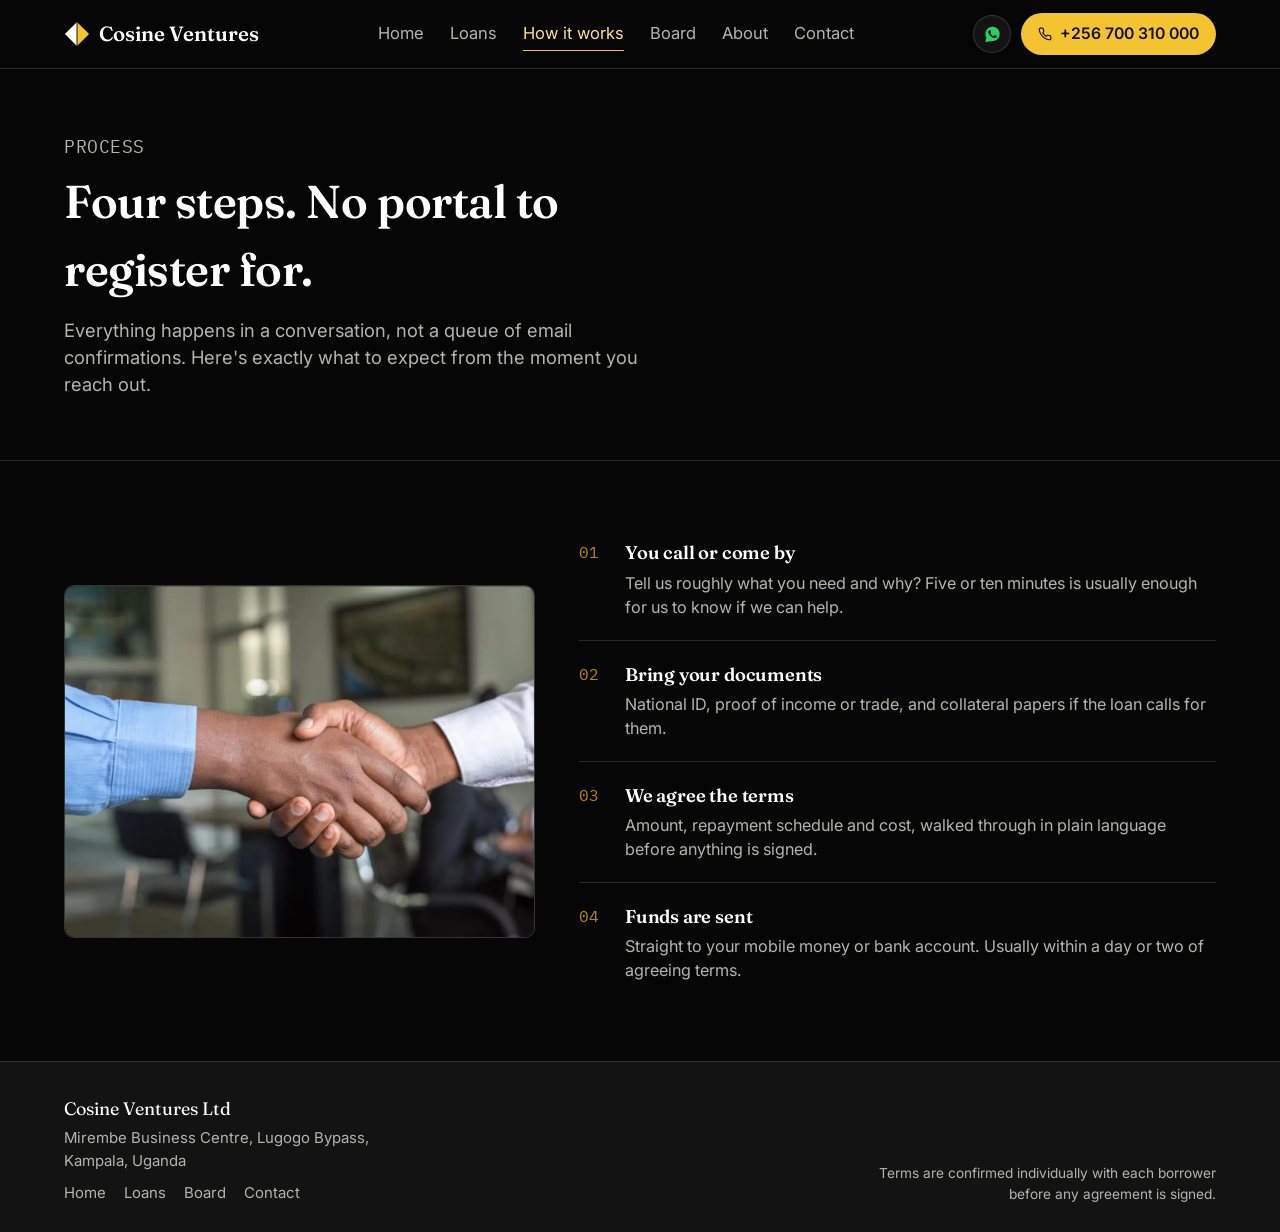
<file: how-it-works.html>
<!DOCTYPE html>
<html lang="en">
<head>
<meta charset="UTF-8">
<meta name="viewport" content="width=device-width, initial-scale=1.0">
<title>How It Works! Cosine Ventures Ltd</title>
<meta name="description" content="How to get a loan from Cosine Ventures Ltd in four simple steps — call or visit, bring your documents, agree terms, and receive funds within a day or two.">
<link rel="canonical" href="https://cosineventure.com/how-it-works.html">
<meta property="og:title" content="How It Works — Cosine Ventures Ltd">
<meta property="og:description" content="Four steps. No portal to register for, no password to lose.">
<meta property="og:type" content="website">
<meta property="og:url" content="https://cosineventure.com/how-it-works.html">
<meta property="og:image" content="https://cosineventure.com/images/how-it-works.jpg">
<meta property="og:site_name" content="Cosine Ventures Ltd">
<meta name="twitter:card" content="summary_large_image">
<meta name="twitter:title" content="How It Works — Cosine Ventures Ltd">
<meta name="twitter:description" content="Four steps. No portal to register for, no password to lose.">
<meta name="twitter:image" content="https://cosineventure.com/images/how-it-works.jpg">
<link rel="icon" href="/favicon.ico" sizes="any">
<link rel="icon" href="/favicon-32.png" type="image/png" sizes="32x32">
<link rel="apple-touch-icon" href="/apple-touch-icon.png">


<link rel="preconnect" href="https://fonts.googleapis.com">
<link rel="preconnect" href="https://fonts.gstatic.com" crossorigin>
<link href="https://fonts.googleapis.com/css2?family=Fraunces:ital,opsz,wght@0,9..144,500;0,9..144,600;0,9..144,700;1,9..144,500&family=Inter:wght@400;500;600&family=IBM+Plex+Mono:wght@400;500&display=swap" rel="stylesheet">
<link rel="stylesheet" href="styles.css">
<style>
  .page-hero h1 { font-size: clamp(2rem, 3.6vw, 2.7rem); max-width: 16ch; }
  .page-hero p { color: var(--ink-soft); max-width: 52ch; margin-top: 12px; font-size: 1.02rem; }
  .process-wrap { display: grid; grid-template-columns: 0.85fr 1.15fr; gap: 44px; align-items: center; }
  .process-photo { aspect-ratio: 4/3; min-height: 260px; }
  .step { display: flex; gap: 18px; padding: 20px 0; border-bottom: 1px solid var(--line); }
  .step:last-child { border-bottom: none; }
  .step .n { font-family: 'IBM Plex Mono', monospace; font-size: 0.88rem; color: var(--accent-deep); flex: none; width: 28px; padding-top: 2px; }
  .step h3 { font-size: 1.02rem; margin-bottom: 5px; }
  .step p { color: var(--ink-soft); font-size: 0.9rem; margin: 0; }
  @media (max-width: 860px) { .process-wrap { grid-template-columns: 1fr; } .process-photo { max-width: 280px; margin: 0 auto; } }
</style>
</head>
<body>

<header>
  <div class="wrap nav-row">
    <a href="index.html" class="brand">
      <svg class="mark" viewBox="0 0 28 28" fill="none"><path d="M14 1 L27 14 L14 27 Z" fill="var(--accent)"/><path d="M14 1 L1 14 L14 27 Z" fill="var(--ink)"/><path d="M14 1 L14 27" stroke="var(--bg)" stroke-width="1"/></svg>
      Cosine Ventures
    </a>
    <nav class="links">
      <a href="index.html">Home</a>
      <a href="loans.html">Loans</a>
      <a href="how-it-works.html" aria-current="page">How it works</a>
      <a href="board.html">Board</a>
      <a href="about.html">About</a>
      <a href="contact.html">Contact</a>
    </nav>
    <div class="nav-ctas">
      <a class="whatsapp-btn" href="https://wa.me/256764828609" target="_blank" rel="noopener" aria-label="Chat on WhatsApp">
        <svg viewBox="0 0 32 32" fill="#25D366"><path d="M16.001 3C9.373 3 4 8.373 4 15.001c0 2.386.63 4.62 1.727 6.555L4 29l7.617-1.688A11.94 11.94 0 0 0 16.001 27C22.63 27 28 21.63 28 15.001 28 8.373 22.63 3 16.001 3zm6.937 17.14c-.293.824-1.45 1.508-2.375 1.703-.634.133-1.462.24-4.248-.912-3.564-1.474-5.858-5.09-6.037-5.327-.176-.238-1.44-1.918-1.44-3.66 0-1.74.9-2.596 1.222-2.951.293-.322.71-.418 1.107-.418.207 0 .414.012.6.021.192.008.45-.073.703.535.293.703.994 2.435 1.081 2.612.088.176.147.383.03.62-.117.238-.176.383-.351.588-.176.207-.37.46-.528.617-.176.176-.36.367-.155.72.207.352.918 1.514 1.968 2.451 1.352 1.207 2.492 1.582 2.844 1.758.352.176.557.147.762-.09.207-.238.879-1.023 1.117-1.375.234-.352.469-.293.79-.176.322.117 2.05.967 2.402 1.143.352.176.586.264.674.41.088.147.088.85-.207 1.673z"/></svg>
      </a>
      <a class="call-pill" href="tel:+256700310000">
        <svg width="14" height="14" viewBox="0 0 24 24" fill="none" stroke="currentColor" stroke-width="2"><path d="M22 16.92v3a2 2 0 0 1-2.18 2 19.79 19.79 0 0 1-8.63-3.07 19.5 19.5 0 0 1-6-6 19.79 19.79 0 0 1-3.07-8.67A2 2 0 0 1 4.11 2h3a2 2 0 0 1 2 1.72c.127.96.361 1.903.7 2.81a2 2 0 0 1-.45 2.11L8.09 9.91a16 16 0 0 0 6 6l1.27-1.27a2 2 0 0 1 2.11-.45c.907.339 1.85.573 2.81.7A2 2 0 0 1 22 16.92z"/></svg>
        <span class="call-text">+256 700 310 000</span>
      </a>
    </div>
    <button class="menu-toggle" aria-label="Toggle menu" aria-expanded="false">
      <svg class="icon-open" width="20" height="20" viewBox="0 0 24 24" fill="none" stroke="currentColor" stroke-width="2" stroke-linecap="round"><line x1="3" y1="6" x2="21" y2="6"/><line x1="3" y1="12" x2="21" y2="12"/><line x1="3" y1="18" x2="21" y2="18"/></svg>
      <svg class="icon-close" width="20" height="20" viewBox="0 0 24 24" fill="none" stroke="currentColor" stroke-width="2" stroke-linecap="round"><line x1="6" y1="6" x2="18" y2="18"/><line x1="18" y1="6" x2="6" y2="18"/></svg>
    </button>
  </div>
</header>

<main>
  <section class="page-hero">
    <div class="wrap">
      <p class="eyebrow">Process</p>
      <h1>Four steps. No portal to register for.</h1>
      <p>Everything happens in a conversation, not a queue of email confirmations. Here's exactly what to expect from the moment you reach out.</p>
    </div>
  </section>

  <section class="block" style="border-bottom:none;">
    <div class="wrap process-wrap">
      <div class="photo process-photo">
        <svg class="fallback-art" viewBox="0 0 340 450" preserveAspectRatio="xMidYMax slice" xmlns="http://www.w3.org/2000/svg">
          <rect width="340" height="450" fill="#0B0A08"/>
          <path d="M0 450 L0 300 Q120 250 220 290 Q290 315 340 270 L340 450 Z" fill="#1F1A12"/>
          <path d="M40 450 V340 Q40 280 92 280 Q142 280 142 340 V450 Z" fill="#6B4A28"/>
          <circle cx="92" cy="238" r="40" fill="#6B4A28"/>
          <path d="M198 450 V340 Q198 280 250 280 Q300 280 300 340 V450 Z" fill="#6B4A28" opacity="0.85"/>
          <circle cx="250" cy="238" r="40" fill="#6B4A28" opacity="0.85"/>
          <rect x="140" y="298" width="60" height="14" rx="7" fill="#F4C430"/>
        </svg>
        <img class="real" src="images/how-it-works.jpg" alt="Advisor and client shaking hands" onerror="this.style.display='none'">
      </div>
      <div>
        <div class="step"><div class="n mono">01</div><div><h3>You call or come by</h3><p>Tell us roughly what you need and why? Five or ten minutes is usually enough for us to know if we can help.</p></div></div>
        <div class="step"><div class="n mono">02</div><div><h3>Bring your documents</h3><p>National ID, proof of income or trade, and collateral papers if the loan calls for them.</p></div></div>
        <div class="step"><div class="n mono">03</div><div><h3>We agree the terms</h3><p>Amount, repayment schedule and cost, walked through in plain language before anything is signed.</p></div></div>
        <div class="step"><div class="n mono">04</div><div><h3>Funds are sent</h3><p>Straight to your mobile money or bank account. Usually within a day or two of agreeing terms.</p></div></div>
      </div>
    </div>
  </section>
</main>

<footer>
  <div class="wrap foot-grid">
    <div>
      <div class="foot-brand">Cosine Ventures Ltd</div>
      <div class="foot-addr">Mirembe Business Centre, Lugogo Bypass, Kampala, Uganda</div>
      <div class="foot-links"><a href="index.html">Home</a><a href="loans.html">Loans</a><a href="board.html">Board</a><a href="contact.html">Contact</a></div>
    </div>
    <div class="foot-note">Terms are confirmed individually with each borrower before any agreement is signed.</div>
  </div>
</footer>

<script src="script.js" defer></script>
</body>
</html>
</file>
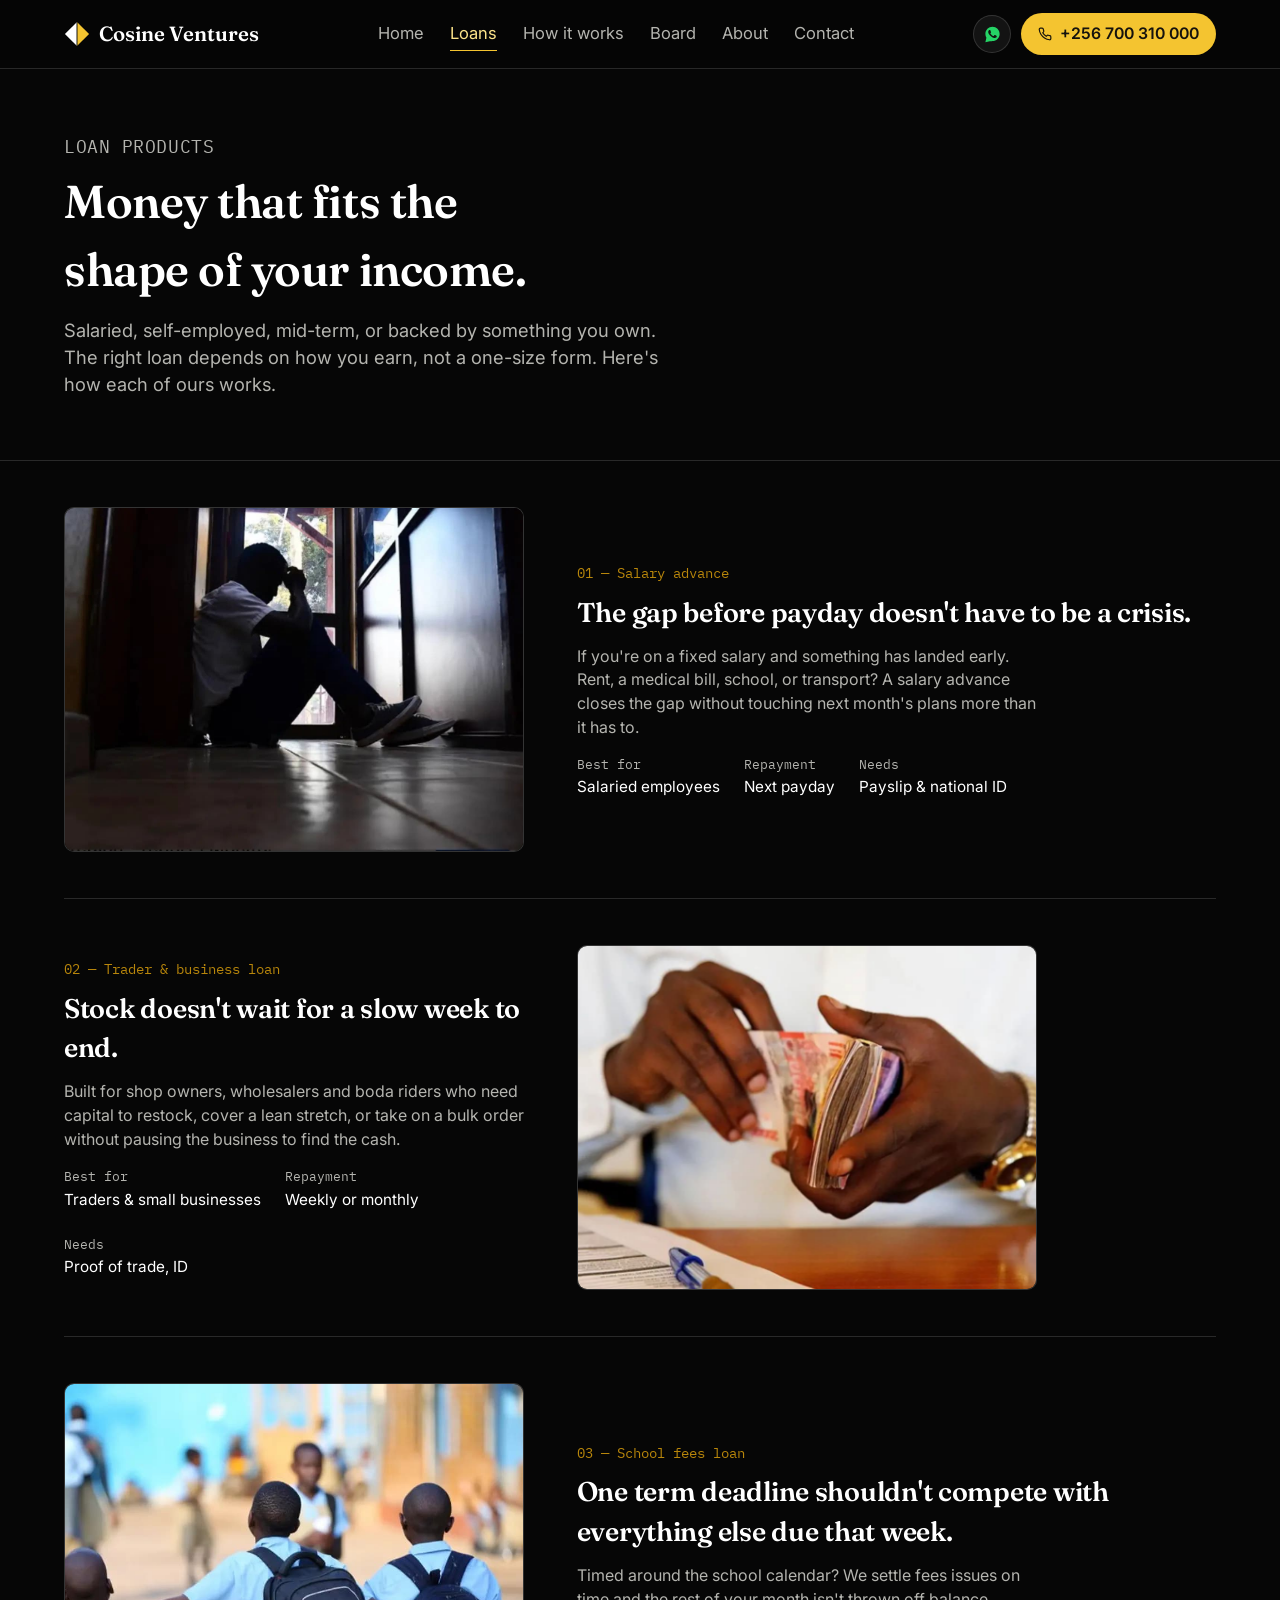
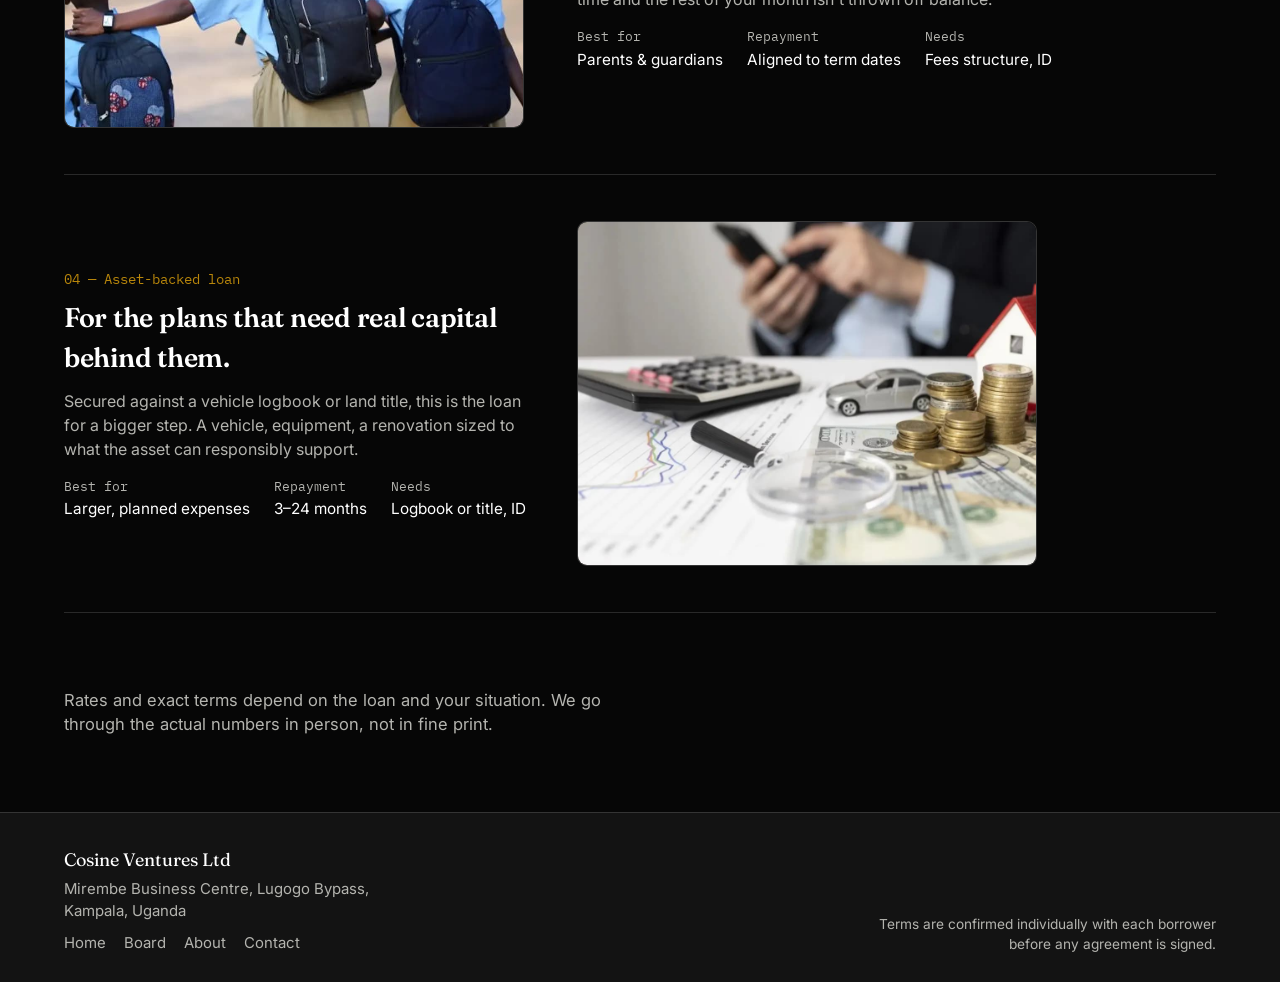
<file: loans.html>
<!DOCTYPE html>
<html lang="en">
<head>
<meta charset="UTF-8">
<meta name="viewport" content="width=device-width, initial-scale=1.0">
<title>Loan Products: Cosine Ventures Ltd</title>
<meta name="description" content="Salary advance, trader & business, school fees, and asset-backed loans from Cosine Ventures Ltd in Kampala. Terms explained in person, not in fine print.">
<link rel="canonical" href="https://cosineventure.com/loans.html">
<meta property="og:title" content="Loan Products — Cosine Ventures Ltd">
<meta property="og:description" content="Four loan products built around how people in Kampala actually earn.">
<meta property="og:type" content="website">
<meta property="og:url" content="https://cosineventure.com/loans.html">
<meta property="og:image" content="https://cosineventure.com/images/loan-salary.jpg">
<meta property="og:site_name" content="Cosine Ventures Ltd">
<meta name="twitter:card" content="summary_large_image">
<meta name="twitter:title" content="Loan Products — Cosine Ventures Ltd">
<meta name="twitter:description" content="Four loan products built around how people in Kampala actually earn.">
<meta name="twitter:image" content="https://cosineventure.com/images/loan-salary.jpg">
<link rel="icon" href="/favicon.ico" sizes="any">
<link rel="icon" href="/favicon-32.png" type="image/png" sizes="32x32">
<link rel="apple-touch-icon" href="/apple-touch-icon.png">


<link rel="preconnect" href="https://fonts.googleapis.com">
<link rel="preconnect" href="https://fonts.gstatic.com" crossorigin>
<link href="https://fonts.googleapis.com/css2?family=Fraunces:ital,opsz,wght@0,9..144,500;0,9..144,600;0,9..144,700;1,9..144,500&family=Inter:wght@400;500;600&family=IBM+Plex+Mono:wght@400;500&display=swap" rel="stylesheet">
<link rel="stylesheet" href="styles.css">
<style>
  .page-hero h1 { font-size: clamp(2rem, 3.6vw, 2.7rem); max-width: 16ch; }
  .page-hero p { color: var(--ink-soft); max-width: 52ch; margin-top: 12px; font-size: 1.02rem; }
  .product-row { display: grid; grid-template-columns: 0.85fr 1.15fr; gap: 40px; align-items: center; padding: 46px 0; border-bottom: 1px solid var(--line); }
  .product-row:nth-child(even) .p-photo { order: 2; }
  .p-photo { aspect-ratio: 4/3; min-height: 220px; max-width: 460px; }
  .p-num { font-family: 'IBM Plex Mono', monospace; font-size: 0.78rem; color: var(--accent-deep); }
  .product-row h2 { font-size: 1.5rem; margin: 8px 0 12px; }
  .product-row p.copy { color: var(--ink-soft); max-width: 46ch; margin: 0 0 16px; }
  .facts { display: flex; gap: 24px; flex-wrap: wrap; }
  .fact { font-size: 0.85rem; }
  .fact .lbl { display: block; font-family: 'IBM Plex Mono', monospace; font-size: 0.72rem; color: var(--ink-soft); margin-bottom: 2px; }
  @media (max-width: 860px) {
    .product-row { grid-template-columns: 1fr; }
    .product-row:nth-child(even) .p-photo { order: -1; }
  }
</style>
</head>
<body>

<header>
  <div class="wrap nav-row">
    <a href="index.html" class="brand">
      <svg class="mark" viewBox="0 0 28 28" fill="none"><path d="M14 1 L27 14 L14 27 Z" fill="var(--accent)"/><path d="M14 1 L1 14 L14 27 Z" fill="var(--ink)"/><path d="M14 1 L14 27" stroke="var(--bg)" stroke-width="1"/></svg>
      Cosine Ventures
    </a>
    <nav class="links">
      <a href="index.html">Home</a>
      <a href="loans.html" aria-current="page">Loans</a>
      <a href="how-it-works.html">How it works</a>
      <a href="board.html">Board</a>
      <a href="about.html">About</a>
      <a href="contact.html">Contact</a>
    </nav>
    <div class="nav-ctas">
      <a class="whatsapp-btn" href="https://wa.me/256764828609" target="_blank" rel="noopener" aria-label="Chat on WhatsApp">
        <svg viewBox="0 0 32 32" fill="#25D366"><path d="M16.001 3C9.373 3 4 8.373 4 15.001c0 2.386.63 4.62 1.727 6.555L4 29l7.617-1.688A11.94 11.94 0 0 0 16.001 27C22.63 27 28 21.63 28 15.001 28 8.373 22.63 3 16.001 3zm6.937 17.14c-.293.824-1.45 1.508-2.375 1.703-.634.133-1.462.24-4.248-.912-3.564-1.474-5.858-5.09-6.037-5.327-.176-.238-1.44-1.918-1.44-3.66 0-1.74.9-2.596 1.222-2.951.293-.322.71-.418 1.107-.418.207 0 .414.012.6.021.192.008.45-.073.703.535.293.703.994 2.435 1.081 2.612.088.176.147.383.03.62-.117.238-.176.383-.351.588-.176.207-.37.46-.528.617-.176.176-.36.367-.155.72.207.352.918 1.514 1.968 2.451 1.352 1.207 2.492 1.582 2.844 1.758.352.176.557.147.762-.09.207-.238.879-1.023 1.117-1.375.234-.352.469-.293.79-.176.322.117 2.05.967 2.402 1.143.352.176.586.264.674.41.088.147.088.85-.207 1.673z"/></svg>
      </a>
      <a class="call-pill" href="tel:+256700310000">
        <svg width="14" height="14" viewBox="0 0 24 24" fill="none" stroke="currentColor" stroke-width="2"><path d="M22 16.92v3a2 2 0 0 1-2.18 2 19.79 19.79 0 0 1-8.63-3.07 19.5 19.5 0 0 1-6-6 19.79 19.79 0 0 1-3.07-8.67A2 2 0 0 1 4.11 2h3a2 2 0 0 1 2 1.72c.127.96.361 1.903.7 2.81a2 2 0 0 1-.45 2.11L8.09 9.91a16 16 0 0 0 6 6l1.27-1.27a2 2 0 0 1 2.11-.45c.907.339 1.85.573 2.81.7A2 2 0 0 1 22 16.92z"/></svg>
        <span class="call-text">+256 700 310 000</span>
      </a>
    </div>
    <button class="menu-toggle" aria-label="Toggle menu" aria-expanded="false">
      <svg class="icon-open" width="20" height="20" viewBox="0 0 24 24" fill="none" stroke="currentColor" stroke-width="2" stroke-linecap="round"><line x1="3" y1="6" x2="21" y2="6"/><line x1="3" y1="12" x2="21" y2="12"/><line x1="3" y1="18" x2="21" y2="18"/></svg>
      <svg class="icon-close" width="20" height="20" viewBox="0 0 24 24" fill="none" stroke="currentColor" stroke-width="2" stroke-linecap="round"><line x1="6" y1="6" x2="18" y2="18"/><line x1="18" y1="6" x2="6" y2="18"/></svg>
    </button>
  </div>
</header>

<main>
  <section class="page-hero">
    <div class="wrap">
      <p class="eyebrow">Loan products</p>
      <h1>Money that fits the shape of your income.</h1>
      <p>Salaried, self-employed, mid-term, or backed by something you own. The right loan depends on how you earn, not a one-size form. Here's how each of ours works.</p>
    </div>
  </section>

  <div class="wrap">
    <div class="product-row" id="salary">
      <div class="p-photo photo">
        <svg class="fallback-art" viewBox="0 0 400 300" preserveAspectRatio="xMidYMid slice" xmlns="http://www.w3.org/2000/svg">
          <rect width="400" height="300" fill="#0B0A08"/>
          <path d="M0 300 V220 Q110 180 210 215 Q300 246 400 205 V300 Z" fill="#1F1A12"/>
          <path d="M120 300 V225 Q120 175 175 175 Q228 175 228 225 V300 Z" fill="#6B4A28"/>
          <circle cx="175" cy="140" r="42" fill="#6B4A28"/>
          <rect x="255" y="150" width="60" height="78" rx="4" fill="#6B4A28" opacity="0.6"/>
          <rect x="266" y="164" width="38" height="6" fill="#0B0A08" opacity="0.5"/>
          <rect x="266" y="178" width="38" height="6" fill="#0B0A08" opacity="0.5"/>
        </svg>
        <img class="real" src="images/loan-salary.jpg" alt="Salaried client reviewing paperwork" onerror="this.style.display='none'">
      </div>
      <div>
        <span class="p-num mono">01 — Salary advance</span>
        <h2>The gap before payday doesn't have to be a crisis.</h2>
        <p class="copy">If you're on a fixed salary and something has landed early. Rent, a medical bill, school, or transport?  A salary advance closes the gap without touching next month's plans more than it has to.</p>
        <div class="facts">
          <div class="fact"><span class="lbl">Best for</span>Salaried employees</div>
          <div class="fact"><span class="lbl">Repayment</span>Next payday</div>
          <div class="fact"><span class="lbl">Needs</span>Payslip &amp; national ID</div>
        </div>
      </div>
    </div>

    <div class="product-row" id="trader">
      <div class="p-photo photo">
        <svg class="fallback-art" viewBox="0 0 400 300" preserveAspectRatio="xMidYMid slice" xmlns="http://www.w3.org/2000/svg">
          <rect width="400" height="300" fill="#0B0A08"/>
          <path d="M0 300 V230 Q120 190 220 222 Q300 248 400 210 V300 Z" fill="#1F1A12"/>
          <rect x="140" y="150" width="150" height="95" rx="4" fill="#6B4A28" opacity="0.55"/>
          <path d="M230 300 V225 Q230 178 280 178 Q328 178 328 225 V300 Z" fill="#6B4A28"/>
          <circle cx="280" cy="145" r="38" fill="#6B4A28"/>
        </svg>
        <img class="real" src="images/loan-trader.jpg" alt="Shop trader in Kampala" onerror="this.style.display='none'">
      </div>
      <div>
        <span class="p-num mono">02 — Trader &amp; business loan</span>
        <h2>Stock doesn't wait for a slow week to end.</h2>
        <p class="copy">Built for shop owners, wholesalers and boda riders  who need capital to restock, cover a lean stretch, or take on a bulk order without pausing the business to find the cash.</p>
        <div class="facts">
          <div class="fact"><span class="lbl">Best for</span>Traders &amp; small businesses</div>
          <div class="fact"><span class="lbl">Repayment</span>Weekly or monthly</div>
          <div class="fact"><span class="lbl">Needs</span>Proof of trade, ID</div>
        </div>
      </div>
    </div>

    <div class="product-row" id="fees">
      <div class="p-photo photo">
        <svg class="fallback-art" viewBox="0 0 400 300" preserveAspectRatio="xMidYMid slice" xmlns="http://www.w3.org/2000/svg">
          <rect width="400" height="300" fill="#0B0A08"/>
          <path d="M0 300 V225 Q110 185 210 218 Q300 248 400 212 V300 Z" fill="#1F1A12"/>
          <path d="M130 300 V228 Q130 178 185 178 Q238 178 238 228 V300 Z" fill="#6B4A28"/>
          <circle cx="185" cy="145" r="40" fill="#6B4A28"/>
          <rect x="255" y="160" width="66" height="82" rx="3" fill="#6B4A28" opacity="0.6"/>
        </svg>
        <img class="real" src="images/loan-fees.jpg" alt="Parent preparing school fees" onerror="this.style.display='none'">
      </div>
      <div>
        <span class="p-num mono">03 — School fees loan</span>
        <h2>One term deadline shouldn't compete with everything else due that week.</h2>
        <p class="copy">Timed around the school calendar? We settle fees issues on time and the rest of your month isn't thrown off balance.</p>
        <div class="facts">
          <div class="fact"><span class="lbl">Best for</span>Parents &amp; guardians</div>
          <div class="fact"><span class="lbl">Repayment</span>Aligned to term dates</div>
          <div class="fact"><span class="lbl">Needs</span>Fees structure, ID</div>
        </div>
      </div>
    </div>

    <div class="product-row" id="asset">
      <div class="p-photo photo">
        <svg class="fallback-art" viewBox="0 0 400 300" preserveAspectRatio="xMidYMid slice" xmlns="http://www.w3.org/2000/svg">
          <rect width="400" height="300" fill="#0B0A08"/>
          <path d="M0 300 V235 Q120 195 220 225 Q300 250 400 218 V300 Z" fill="#1F1A12"/>
          <rect x="130" y="175" width="160" height="55" rx="10" fill="#6B4A28"/>
          <circle cx="160" cy="235" r="16" fill="#0B0A08"/>
          <circle cx="260" cy="235" r="16" fill="#0B0A08"/>
          <rect x="150" y="150" width="90" height="30" rx="6" fill="#6B4A28" opacity="0.75"/>
        </svg>
        <img class="real" src="images/loan-asset.jpg" alt="Vehicle logbook and documents" onerror="this.style.display='none'">
      </div>
      <div>
        <span class="p-num mono">04 — Asset-backed loan</span>
        <h2>For the plans that need real capital behind them.</h2>
        <p class="copy">Secured against a vehicle logbook or land title, this is the loan for a bigger step. A vehicle, equipment, a renovation sized to what the asset can responsibly support.</p>
        <div class="facts">
          <div class="fact"><span class="lbl">Best for</span>Larger, planned expenses</div>
          <div class="fact"><span class="lbl">Repayment</span>3–24 months</div>
          <div class="fact"><span class="lbl">Needs</span>Logbook or title, ID</div>
        </div>
      </div>
    </div>
  </div>

  <section class="block" style="border-bottom:none;">
    <div class="wrap">
      <p style="color:var(--ink-soft); font-size:0.92rem; max-width:60ch;">Rates and exact terms depend on the loan and your situation. We go through the actual numbers in person, not in fine print.</p>
    </div>
  </section>
</main>

<footer>
  <div class="wrap foot-grid">
    <div>
      <div class="foot-brand">Cosine Ventures Ltd</div>
      <div class="foot-addr">Mirembe Business Centre, Lugogo Bypass, Kampala, Uganda</div>
      <div class="foot-links"><a href="index.html">Home</a><a href="board.html">Board</a><a href="about.html">About</a><a href="contact.html">Contact</a></div>
    </div>
    <div class="foot-note">Terms are confirmed individually with each borrower before any agreement is signed.</div>
  </div>
</footer>

<script src="script.js" defer></script>
</body>
</html>
</file>
<file: styles.css>
/* Cosine Ventures Ltd — shared site styles (black, yellow, white) */

:root {
  --bg: #060606;
  --surface: #131313;
  --surface-2: #1C1C1C;
  --ink: #FFFFFF;
  --ink-soft: #B4B4AF;
  --accent: #F4C430;
  --accent-deep: #B8860B;
  --accent-soft: #FBE38A;
  --line: rgba(255,255,255,0.14);
  --radius: 10px;
  --radius-sm: 6px;
  --shadow-md: 0 18px 44px rgba(0,0,0,0.6);
  --focus: #6FA9D6;
}

* { box-sizing: border-box; }
html { scroll-behavior: smooth; overflow-x: hidden; font-size: clamp(16px, 0.5vw + 14px, 18px); }
body {
  margin: 0;
  background: var(--bg);
  color: var(--ink);
  font-family: 'Inter', -apple-system, sans-serif;
  font-size: 16px;
  line-height: 1.48;
  -webkit-font-smoothing: antialiased;
  overflow-x: hidden;
}
img { max-width: 100%; display: block; }
a { color: inherit; }
.wrap { width: 100%; max-width: 1800px; margin: 0 auto; padding: 0 clamp(20px, 5vw, 80px); position: relative; }
h1, h2, h3 { font-family: 'Fraunces', serif; font-weight: 600; margin: 0; letter-spacing: -0.01em; }
.mono { font-family: 'IBM Plex Mono', monospace; }
::selection { background: var(--accent); color: #16130D; }
a:focus-visible, button:focus-visible { outline: 2px solid var(--focus); outline-offset: 3px; }

/* ---------- Header ---------- */
header {
  position: sticky; top: 0; z-index: 50;
  background: color-mix(in srgb, var(--bg) 85%, transparent);
  backdrop-filter: blur(10px);
  border-bottom: 1px solid var(--line);
}
.nav-row { display: flex; align-items: center; justify-content: space-between; height: 68px; }
.brand { display: flex; align-items: center; gap: 9px; font-family: 'Fraunces', serif; font-size: 1.14rem; font-weight: 600; text-decoration: none; color: var(--ink); }
.brand .mark { width: 26px; height: 26px; flex: none; }
nav.links { display: flex; gap: 26px; align-items: center; }
nav.links a { text-decoration: none; font-size: 0.92rem; color: var(--ink-soft); padding: 4px 0; border-bottom: 1px solid transparent; transition: color .15s ease, border-color .15s ease; }
nav.links a:hover, nav.links a[aria-current="page"] { color: var(--accent-soft); border-color: var(--accent); }
.menu-toggle {
  display: none; align-items: center; justify-content: center;
  width: 38px; height: 38px; flex: none;
  background: var(--surface); border: 1px solid var(--line); border-radius: 8px;
  cursor: pointer; padding: 0;
}
.menu-toggle svg { width: 19px; height: 19px; color: var(--ink); }
.menu-toggle .icon-close { display: none; }
body.nav-open .menu-toggle .icon-open { display: none; }
body.nav-open .menu-toggle .icon-close { display: block; }
.call-pill { display: flex; align-items: center; gap: 8px; background: var(--accent); color: #16130D; padding: 9px 17px; border-radius: 100px; text-decoration: none; font-size: 0.88rem; font-weight: 600; white-space: nowrap; transition: transform .15s ease, background .15s ease; }
.call-pill:hover { background: var(--accent-soft); transform: translateY(-1px); }
.nav-ctas { display: flex; align-items: center; gap: 10px; }
.whatsapp-btn {
  display: inline-flex; align-items: center; justify-content: center;
  width: 38px; height: 38px; border-radius: 50%;
  border: 1px solid var(--line); background: var(--surface);
  transition: border-color .15s ease, transform .15s ease;
  flex: none;
}
.whatsapp-btn:hover { border-color: #25D366; transform: translateY(-1px); }
.whatsapp-btn svg { width: 19px; height: 19px; }

/* ---------- Buttons ---------- */
.btn { display: inline-flex; align-items: center; gap: 8px; padding: 13px 22px; border-radius: 100px; font-size: 0.94rem; font-weight: 500; text-decoration: none; border: 1px solid transparent; cursor: pointer; transition: transform .15s ease, background .15s ease, border-color .15s ease; }
.btn-primary { background: var(--accent); color: #16130D; font-weight: 600; }
.btn-primary:hover { background: var(--accent-soft); transform: translateY(-2px); }
.btn-ghost { border-color: var(--ink-soft); color: var(--ink); background: transparent; }
.btn-ghost:hover { background: var(--ink); color: var(--bg); border-color: var(--ink); transform: translateY(-2px); }

/* ---------- Photo component: illustration by default, real <img> takes over if present ---------- */
.photo {
  position: relative; border-radius: var(--radius); overflow: hidden;
  background: var(--surface);
  border: 1px solid var(--line);
  min-height: 160px; /* safety net: keeps the box visible even if aspect-ratio isn't supported */
}
.photo svg.fallback-art { position: absolute; inset: 0; width: 100%; height: 100%; }
.photo img.real {
  position: absolute; inset: 0; width: 100%; height: 100%; object-fit: cover; display: block;
}
.photo-caption {
  position: absolute; left: 16px; bottom: 16px; z-index: 2;
  display: flex; align-items: center; gap: 9px;
  padding: 11px 16px; border-radius: 100px; font-size: 0.82rem; font-weight: 500; color: var(--ink);
  background: rgba(23,20,15,0.72); backdrop-filter: blur(14px) saturate(160%); -webkit-backdrop-filter: blur(14px) saturate(160%);
  border: 1px solid var(--accent); box-shadow: var(--shadow-md);
}
.photo-caption svg { width: 15px; height: 15px; flex: none; }

/* ---------- Section shell ---------- */
section.block { padding: 58px 0; border-bottom: 1px solid var(--line); }
.page-hero { padding: 52px 0 44px; border-bottom: 1px solid var(--line); }
.block-head { display: grid; grid-template-columns: 1fr 1.5fr; gap: 36px; margin-bottom: 34px; align-items: end; }
.block-head h2 { font-size: clamp(1.6rem, 2.8vw, 2.15rem); }
.block-head .desc { color: var(--ink-soft); max-width: 50ch; }
.eyebrow { font-family: 'IBM Plex Mono', monospace; font-size: 0.74rem; color: var(--accent); margin-bottom: 8px; letter-spacing: 0.03em; text-transform: uppercase; }

.strip { border-bottom: 1px solid var(--line); padding: 14px 0; background: var(--surface); }
.strip .wrap { display: flex; gap: 10px; flex-wrap: wrap; align-items: center; justify-content: center; font-size: 0.86rem; color: var(--ink-soft); text-align: center; }
.strip .dot { color: var(--accent); }

/* ---------- Cards ---------- */
.card { background: var(--surface); border: 1px solid var(--line); border-radius: var(--radius); padding: 24px 24px; transition: transform .16s ease, box-shadow .16s ease, border-color .16s ease; }
.card:hover { transform: translateY(-3px); box-shadow: var(--shadow-md); border-color: var(--accent-deep); }

footer { padding: 34px 0 28px; background: var(--surface); border-top: 1px solid var(--line); }
.foot-grid { display: flex; justify-content: space-between; align-items: flex-end; gap: 24px; flex-wrap: wrap; }
.foot-brand { font-family: 'Fraunces', serif; font-size: 1rem; }
.foot-addr { color: var(--ink-soft); font-size: 0.83rem; margin-top: 5px; max-width: 34ch; }
.foot-note { color: var(--ink-soft); font-size: 0.76rem; max-width: 40ch; text-align: right; }
.foot-links { display: flex; gap: 18px; margin-top: 10px; }
.foot-links a { font-size: 0.83rem; text-decoration: none; color: var(--ink-soft); }
.foot-links a:hover { color: var(--accent); }

@media (max-width: 860px) {
  .menu-toggle { display: inline-flex; }
  nav.links {
    position: fixed; top: 68px; left: 0; right: 0; z-index: 49;
    flex-direction: column; align-items: stretch; gap: 0;
    background: var(--bg); border-bottom: 1px solid var(--line);
    max-height: 0; overflow: hidden; opacity: 0;
    transition: max-height .3s ease, opacity .25s ease;
  }
  body.nav-open nav.links { max-height: 60vh; opacity: 1; overflow-y: auto; }
  nav.links a {
    padding: 15px 28px; border-bottom: 1px solid var(--line) !important;
    width: 100%; box-sizing: border-box;
  }
  nav.links a:last-child { border-bottom: none !important; }
  .block-head { grid-template-columns: 1fr; }
  .foot-grid { flex-direction: column; align-items: flex-start; }
  .foot-note { text-align: left; }
}
@media (max-width: 520px) {
  .wrap { padding: 0 20px; }
  .brand { font-size: 1rem; }
  .call-pill span.call-text { display: none; }
  .call-pill { padding: 9px 12px; }
  .nav-ctas { gap: 8px; }
}
@media (max-width: 360px) {
  .brand { gap: 6px; }
}
@media (prefers-reduced-motion: reduce) { html { scroll-behavior: auto; } * { transition: none !important; } }
</file>
